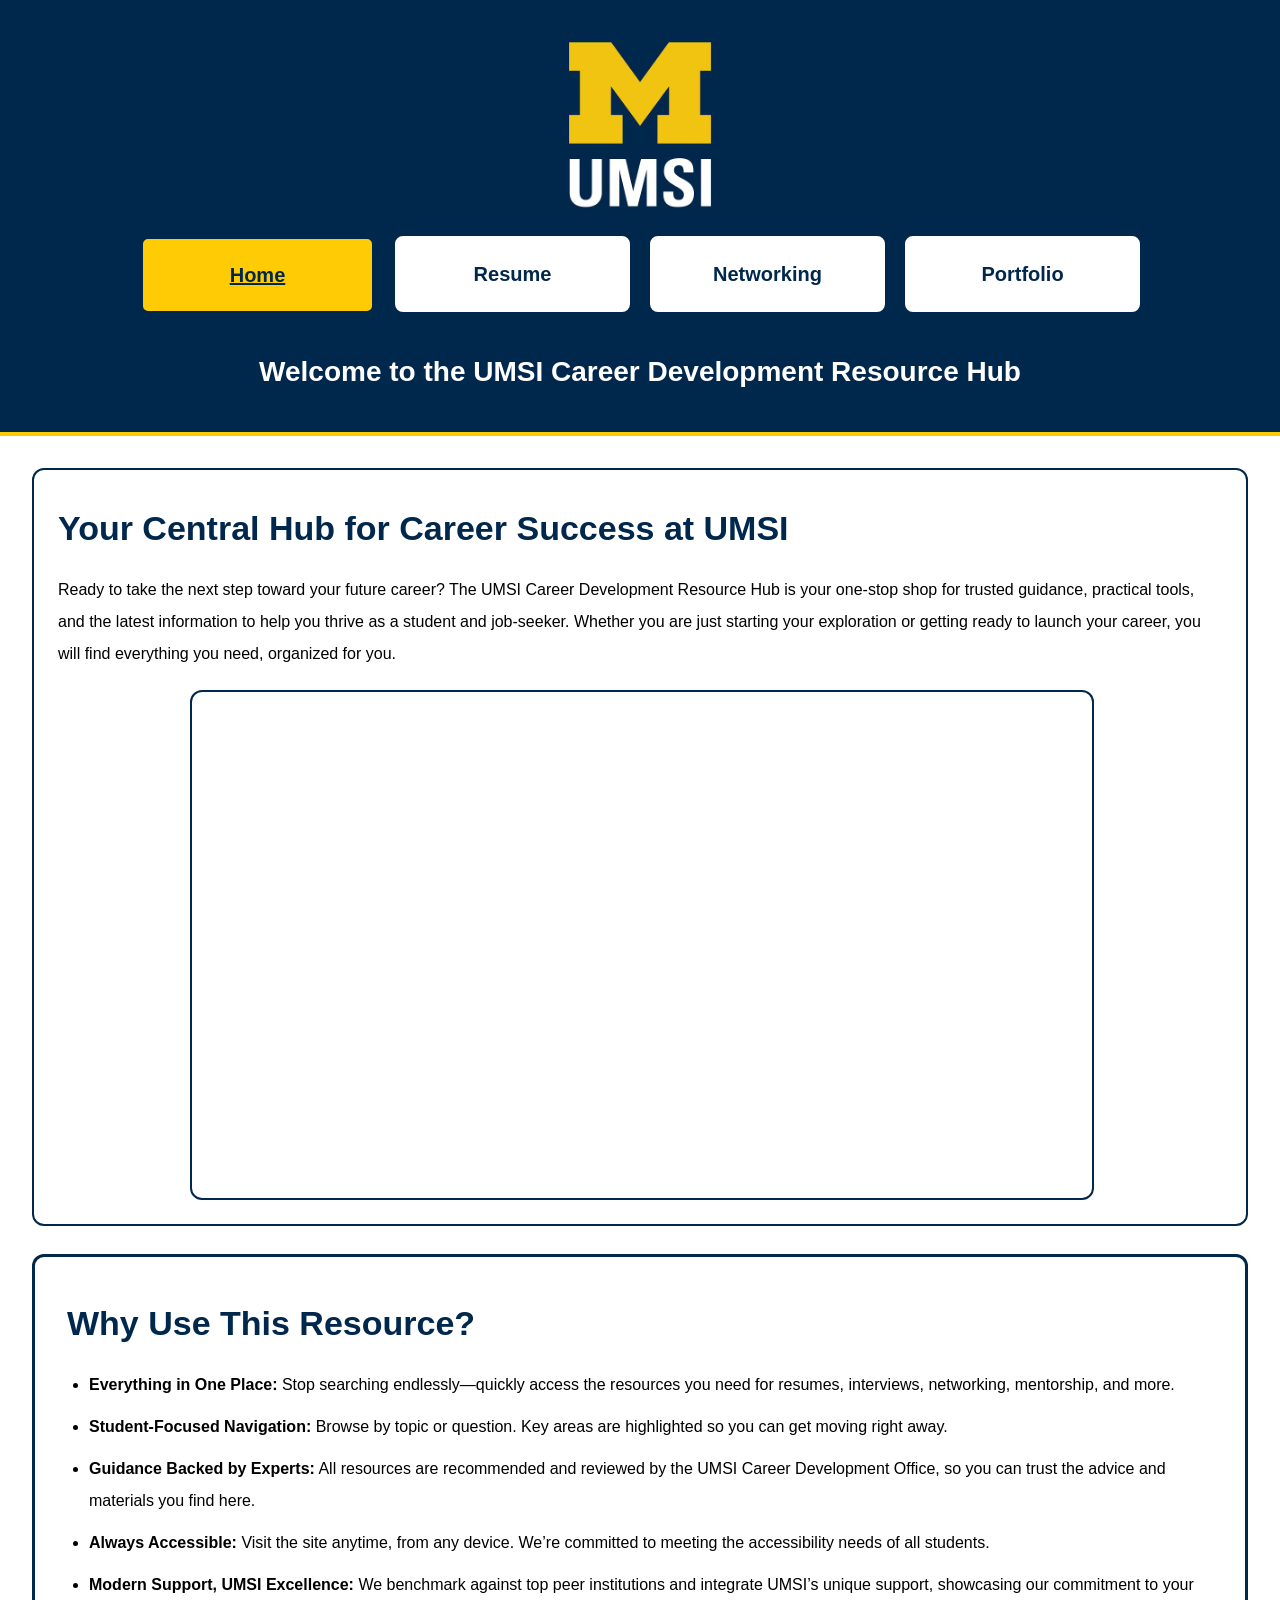
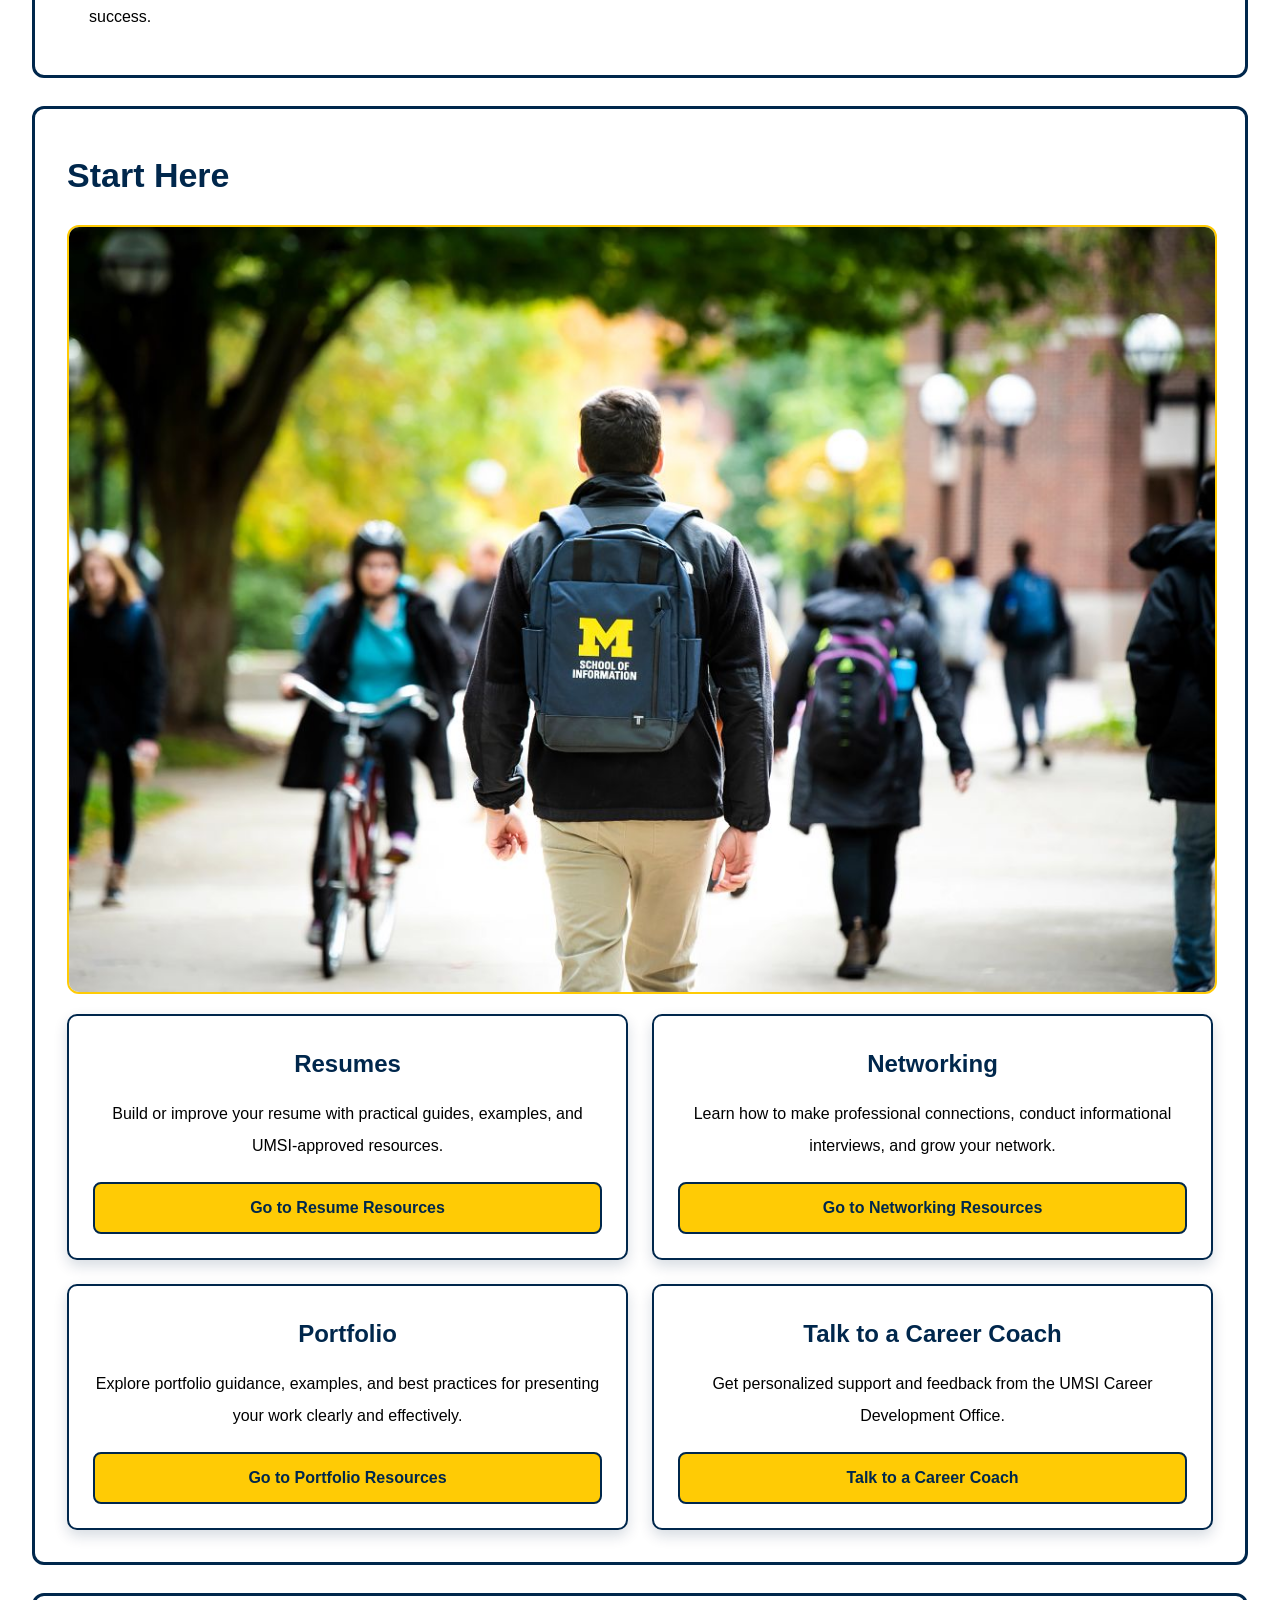
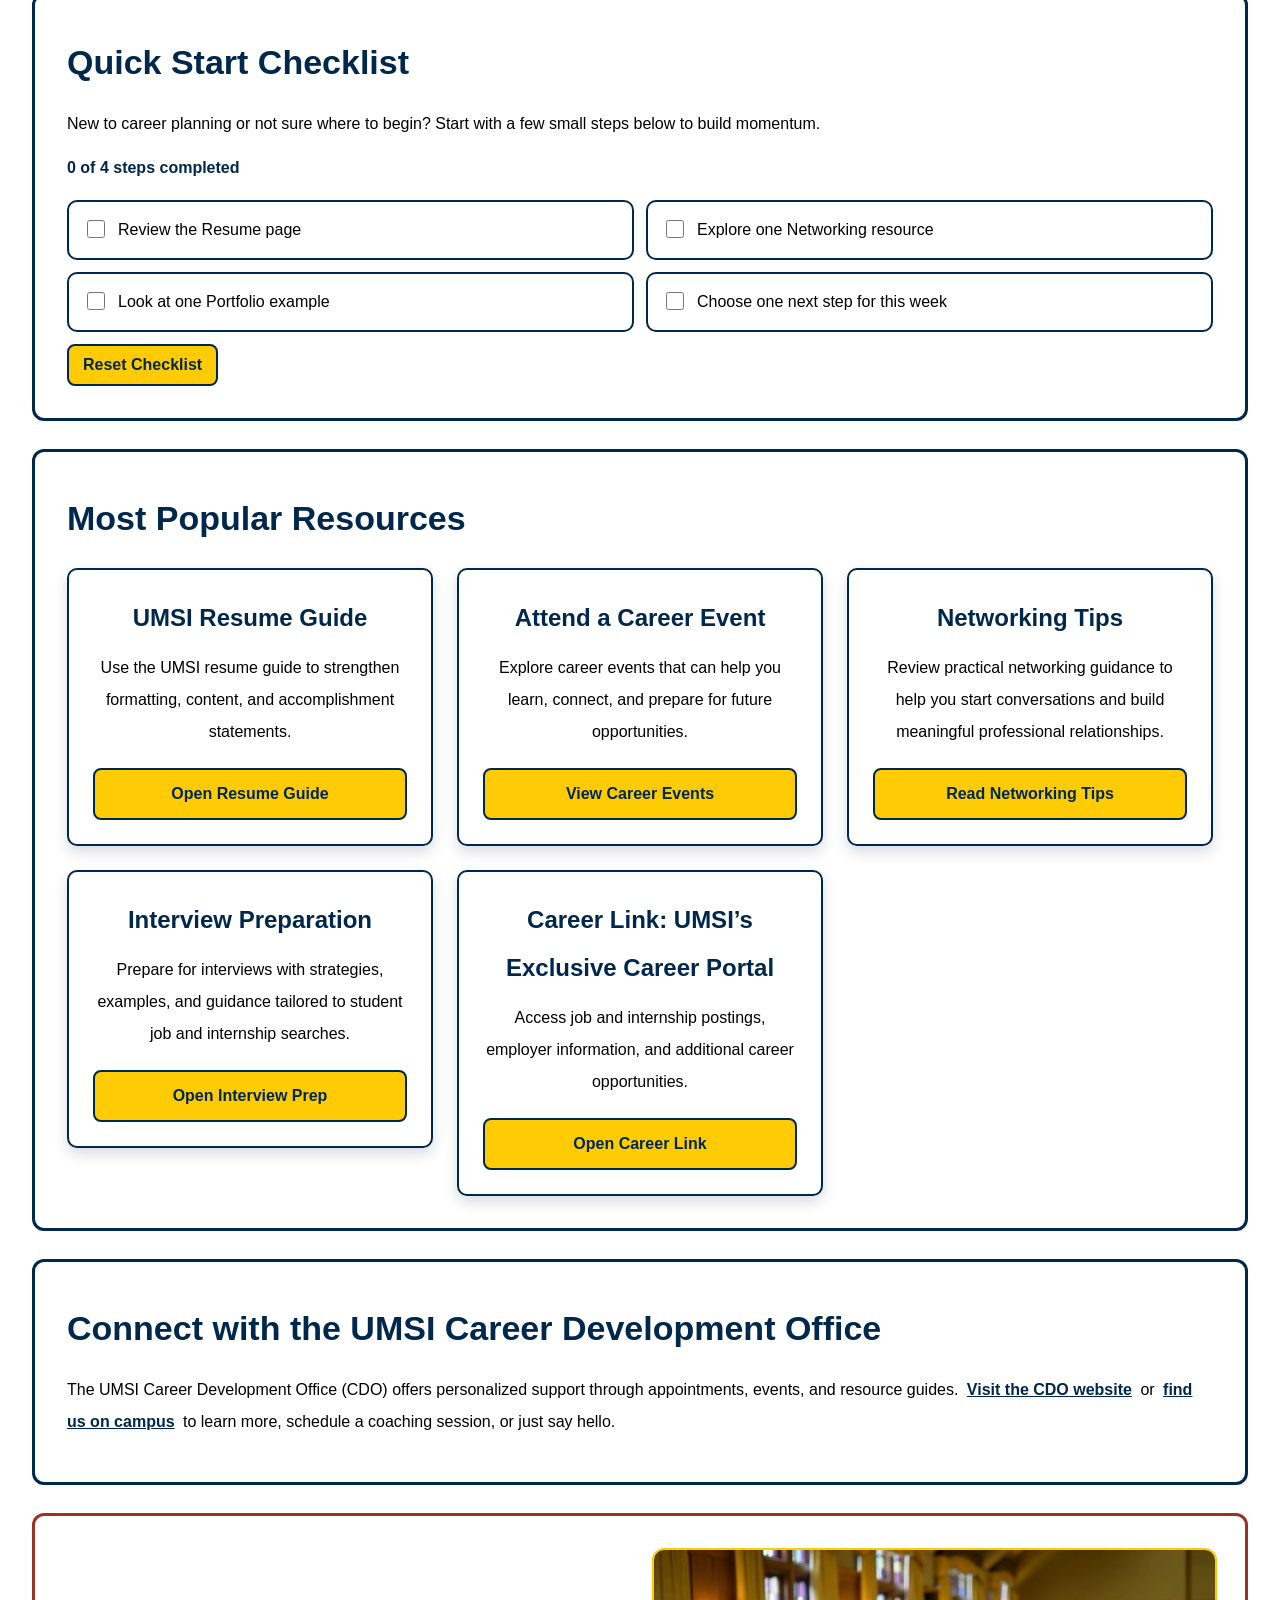
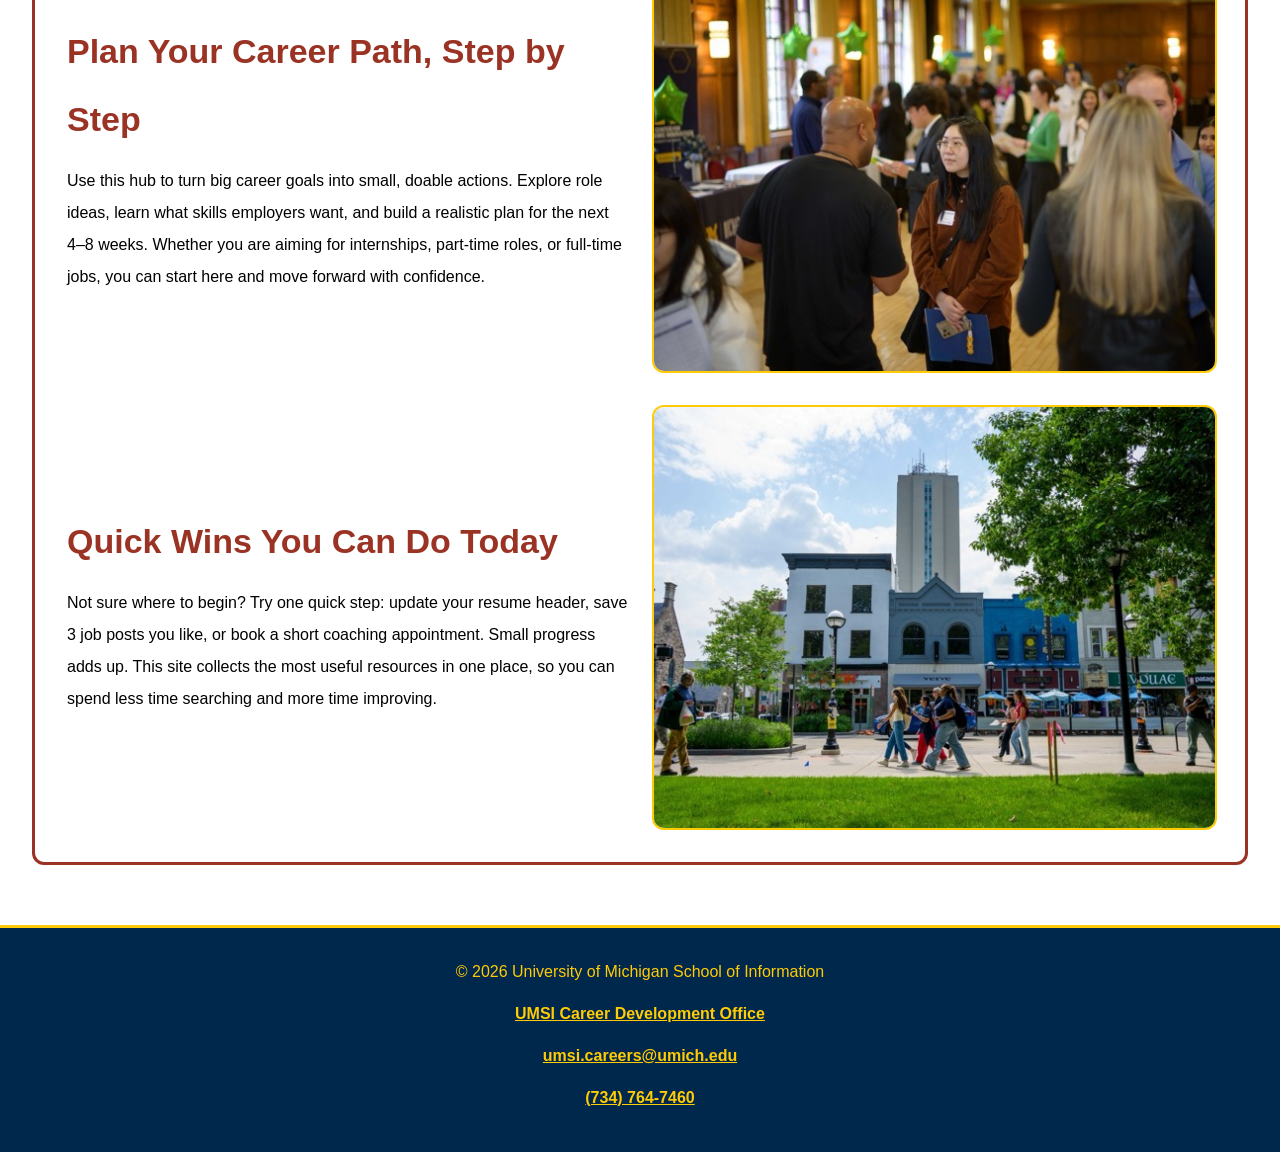
<file: index.html>
<!DOCTYPE html>
<html lang="en">
<head>
    <meta charset="UTF-8">
    <meta name="viewport" content="width=device-width, initial-scale=1.0">
    <title>UMSI Career Development Resource Hub | Home</title>
    <link rel="stylesheet" href="css/html5reset.css">
    <link rel="stylesheet" href="css/style.css">
</head>
<body>
  <a class="skip-link" href="#main-content">Skip to Main Content</a>

  <header>

        <img src="images/UMSI_signature_vertical_informal_solidblue.jpg" alt="University of Michigan School of Information Logo">
        <nav aria-label="Primary navigation">
            <ul>
                <li><a href="index.html" aria-current="page">Home</a></li>
                <li><a href = "resume.html">Resume</a></li>
                <li><a href = "networking.html">Networking</a></li>
                <li><a href = "portfolio.html">Portfolio</a></li>
            </ul>
        </nav>
    <h1>Welcome to the UMSI Career Development Resource Hub</h1>

  </header>


    <main id="main-content">
      <section class="hero-section">
        <h2>Your Central Hub for Career Success at UMSI</h2>
        <p>
          Ready to take the next step toward your future career? The UMSI Career Development Resource Hub is your one-stop shop for trusted guidance, practical tools, and the latest information to help you thrive as a student and job-seeker. Whether you are just starting your exploration or getting ready to launch your career, you will find everything you need, organized for you.
        </p>
            <div class="video-wrapper">
                <iframe
                    src="https://www.youtube.com/embed/GSjGeDYJ5Nk?si=qhxJPRTIT___x8hG"
                    title="UMSI Career Development introductory video"
                    allow="accelerometer; autoplay; clipboard-write; encrypted-media; gyroscope; picture-in-picture; web-share"
                    referrerpolicy="strict-origin-when-cross-origin"
                    allowfullscreen>
                </iframe>
            </div>
      </section>

      <section class="why-use-section">
        <h2>Why Use This Resource?</h2>


        <ul>
          <li><strong>Everything in One Place:</strong> Stop searching endlessly—quickly access the resources you need for resumes, interviews, networking, mentorship, and more.</li>
          <li><strong>Student-Focused Navigation:</strong> Browse by topic or question. Key areas are highlighted so you can get moving right away.</li>
          <li><strong>Guidance Backed by Experts:</strong> All resources are recommended and reviewed by the UMSI Career Development Office, so you can trust the advice and materials you find here.</li>
          <li><strong>Always Accessible:</strong> Visit the site anytime, from any device. We’re committed to meeting the accessibility needs of all students.</li>
          <li><strong>Modern Support, UMSI Excellence:</strong> We benchmark against top peer institutions and integrate UMSI’s unique support, showcasing our commitment to your success.</li>
        </ul>
      </section>

      <section class="start-here-section">
        <h2>Start Here</h2>
          <div class="feature-image">
              <img src="images/UMSI_CampusFall_UMSIBackpack_02.jpg" alt="A student wearing a UMSI backpack walks across campus in the fall.">
          </div>

          <div class="card-grid">
              <div class="content-card">
                  <h3>Resumes</h3>
                  <p>Build or improve your resume with practical guides, examples, and UMSI-approved resources.</p>
                  <a href="resume.html">Go to Resume Resources</a>
              </div>

              <div class="content-card">
                  <h3>Networking</h3>
                  <p>Learn how to make professional connections, conduct informational interviews, and grow your network.</p>
                  <a href="networking.html">Go to Networking Resources</a>
              </div>

              <div class="content-card">
                  <h3>Portfolio</h3>
                  <p>Explore portfolio guidance, examples, and best practices for presenting your work clearly and effectively.</p>
                  <a href="portfolio.html">Go to Portfolio Resources</a>
              </div>

              <div class="content-card">
                  <h3>Talk to a Career Coach</h3>
                  <p>Get personalized support and feedback from the UMSI Career Development Office.</p>
                  <a href="https://umich.instructure.com/courses/137916/pages/talk-to-a-career-coach" target="_blank" rel="noopener noreferrer">Talk to a Career Coach</a>
              </div>
          </div>
      </section>

        <section class="checklist-section">
            <h2>Quick Start Checklist</h2>
            <p>
                New to career planning or not sure where to begin? Start with a few small steps below to build momentum.
            </p>

            <p class="checklist-progress" aria-live="polite">0 of 4 steps completed</p>

            <form class="career-checklist">
                <label>
                    <input type="checkbox" class="checklist-item">
                    Review the Resume page
                </label>

                <label>
                    <input type="checkbox" class="checklist-item">
                    Explore one Networking resource
                </label>

                <label>
                    <input type="checkbox" class="checklist-item">
                    Look at one Portfolio example
                </label>

                <label>
                    <input type="checkbox" class="checklist-item">
                    Choose one next step for this week
                </label>

                <button type="button" class="reset-checklist">Reset Checklist</button>
            </form>
        </section>

      <section class="popular-resources-section">

          <h2>Most Popular Resources</h2>
            <div class="card-grid">
                <div class="content-card">
                    <h3>UMSI Resume Guide</h3>
                    <p>Use the UMSI resume guide to strengthen formatting, content, and accomplishment statements.</p>
                    <a href="https://docs.google.com/document/d/1_1GfDJyVGIgE82MZjVhuWT_aB_2Hcj1NN62FUCXoR_o/edit?tab=t.0" target="_blank" rel="noopener noreferrer">Open Resume Guide</a>
                </div>

                <div class="content-card">
                    <h3>Attend a Career Event</h3>
                    <p>Explore career events that can help you learn, connect, and prepare for future opportunities.</p>
                    <a href="https://umich.instructure.com/courses/137916/pages/attend-an-event" target="_blank" rel="noopener noreferrer">View Career Events</a>
                </div>

                <div class="content-card">
                    <h3>Networking Tips</h3>
                    <p>Review practical networking guidance to help you start conversations and build meaningful professional relationships.</p>
                    <a href="https://docs.google.com/document/d/18HMt79BU8ovGf9z7_P7No5tuwUS6qHNW5u0sgrepLtE/edit?tab=t.0" target="_blank" rel="noopener noreferrer">Read Networking Tips</a>
                </div>

                <div class="content-card">
                    <h3>Interview Preparation</h3>
                    <p>Prepare for interviews with strategies, examples, and guidance tailored to student job and internship searches.</p>
                    <a href="https://docs.google.com/presentation/d/15n-XqsFEntdbkZz89K-ohf7Or1NnCt5CQNDG-6fh2a0/edit?usp=sharing" target="_blank" rel="noopener noreferrer">Open Interview Prep</a>
                </div>

                <div class="content-card">
                    <h3>Career Link: UMSI’s Exclusive Career Portal</h3>
                    <p>Access job and internship postings, employer information, and additional career opportunities.</p>
                    <a href="https://si-umich.12twenty.com/Login" target="_blank" rel="noopener noreferrer">Open Career Link</a>
                </div>
            </div>
      </section>


      <section class="connect-section">
          <h2>Connect with the UMSI Career Development Office</h2>
          <p>
              The UMSI Career Development Office (CDO) offers personalized support through appointments, events, and resource guides.
              <a href="https://umich.instructure.com/courses/137916" target="_blank" rel="noopener noreferrer">Visit the CDO website</a>
              or
              <a href="https://www.si.umich.edu/about-umsi/getting-umsi" target="_blank" rel="noopener noreferrer">find us on campus</a>
              to learn more, schedule a coaching session, or just say hello.
          </p>
      </section>


        <section class="planning-section">
            <div class="planning-block">
                <div class="planning-text">
                    <h2>Plan Your Career Path, Step by Step</h2>
                    <p>
                        Use this hub to turn big career goals into small, doable actions. Explore role ideas, learn what skills employers want,
                        and build a realistic plan for the next 4–8 weeks. Whether you are aiming for internships, part-time roles, or full-time
                        jobs, you can start here and move forward with confidence.
                    </p>
                </div>

                <div class="feature-image">
                    <img src="images/UMSI_CareerFair_01.jpeg" alt="A student speaks with an instructor or career professional at an event.">
                </div>
            </div>

            <div class="planning-block">
                <div class="planning-text">
                    <h2>Quick Wins You Can Do Today</h2>
                    <p>
                        Not sure where to begin? Try one quick step: update your resume header, save 3 job posts you like, or book a short
                        coaching appointment. Small progress adds up. This site collects the most useful resources in one place, so you can
                        spend less time searching and more time improving.
                    </p>
                </div>

                <div class="feature-image">
                    <img src="images/UMSI_CCSI_2025_01.jpeg" alt="Students walking outdoors together on campus.">
                </div>
            </div>
        </section>

    </main>


    <footer>
      <p>&copy; <span id="current-year"></span> University of Michigan School of Information</p>
      <p><a href="https://umich.instructure.com/courses/137916" target="_blank" rel="noopener noreferrer">UMSI Career Development Office</a></p>
      <p><a href="mailto:umsi.careers@umich.edu">umsi.careers@umich.edu</a></p>
      <p><a href="tel:17347647460">(734) 764-7460</a></p>
    </footer>

    <script>
    document.getElementById("current-year").textContent = new Date().getFullYear();

    let items = document.querySelectorAll(".checklist-item");
    let progress = document.querySelector(".checklist-progress");
    let resetButton = document.querySelector(".reset-checklist");

    function updateProgress() {
        let count = 0;

        for (let i = 0; i < items.length; i++) {
        if (items[i].checked) {
            count++;
        }
        }

        progress.textContent = count + " of 4 steps completed";
    }

    for (let i = 0; i < items.length; i++) {
        items[i].addEventListener("change", updateProgress);
    }

    resetButton.addEventListener("click", function() {
        for (let i = 0; i < items.length; i++) {
        items[i].checked = false;
        }

        updateProgress();
    });
    </script>

</body>
</html>
</file>
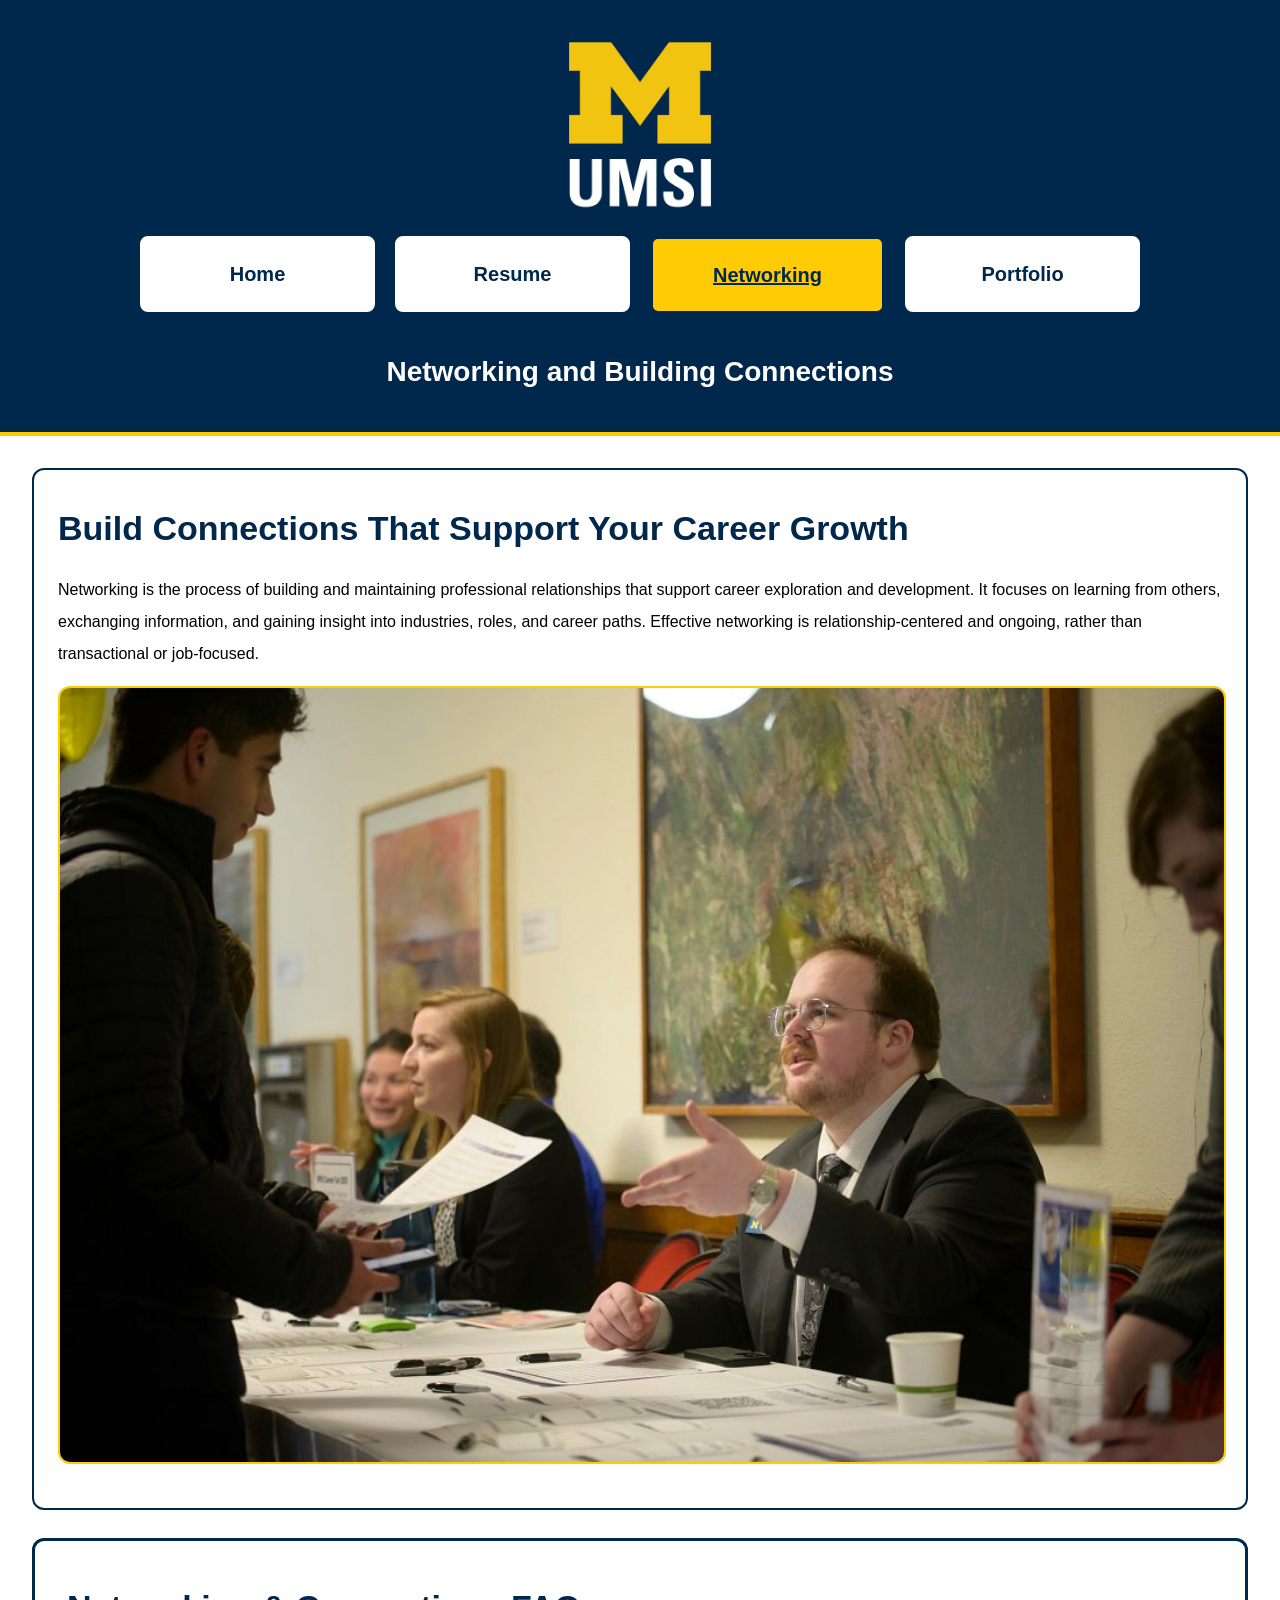
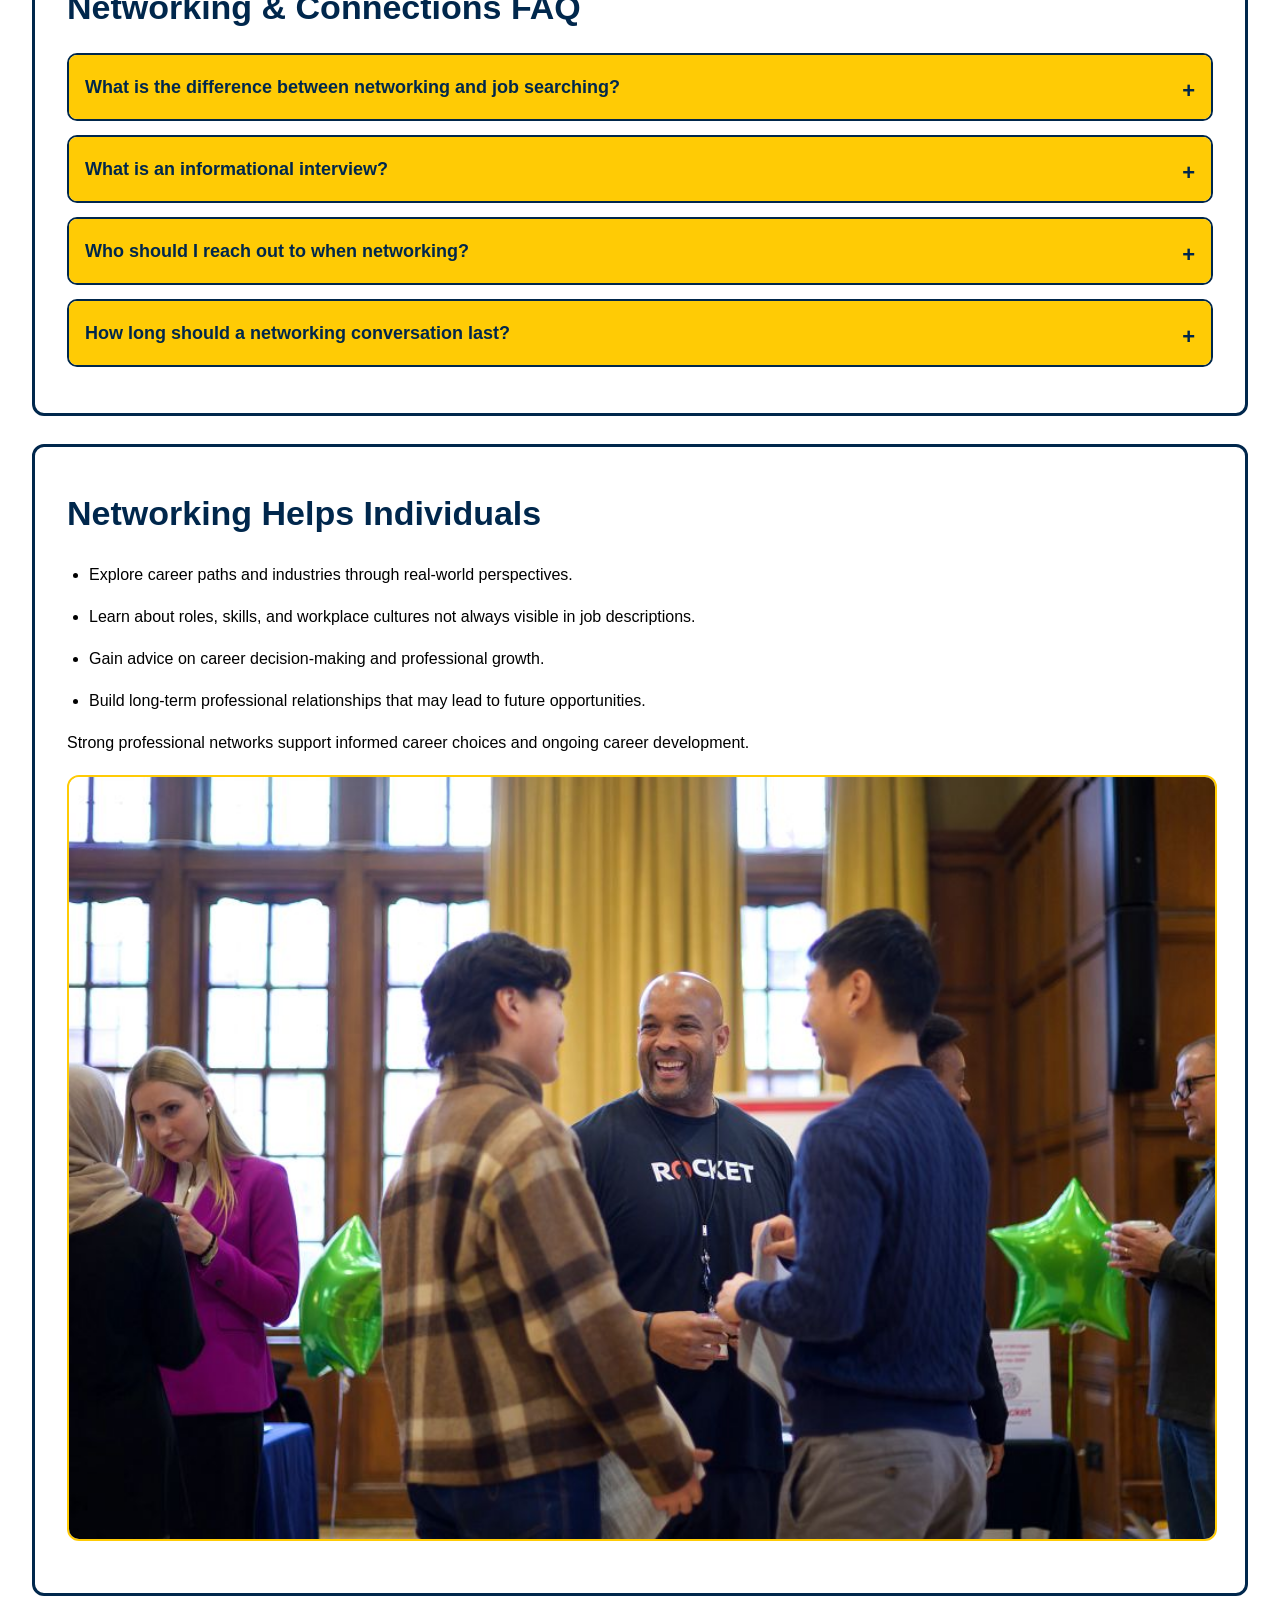
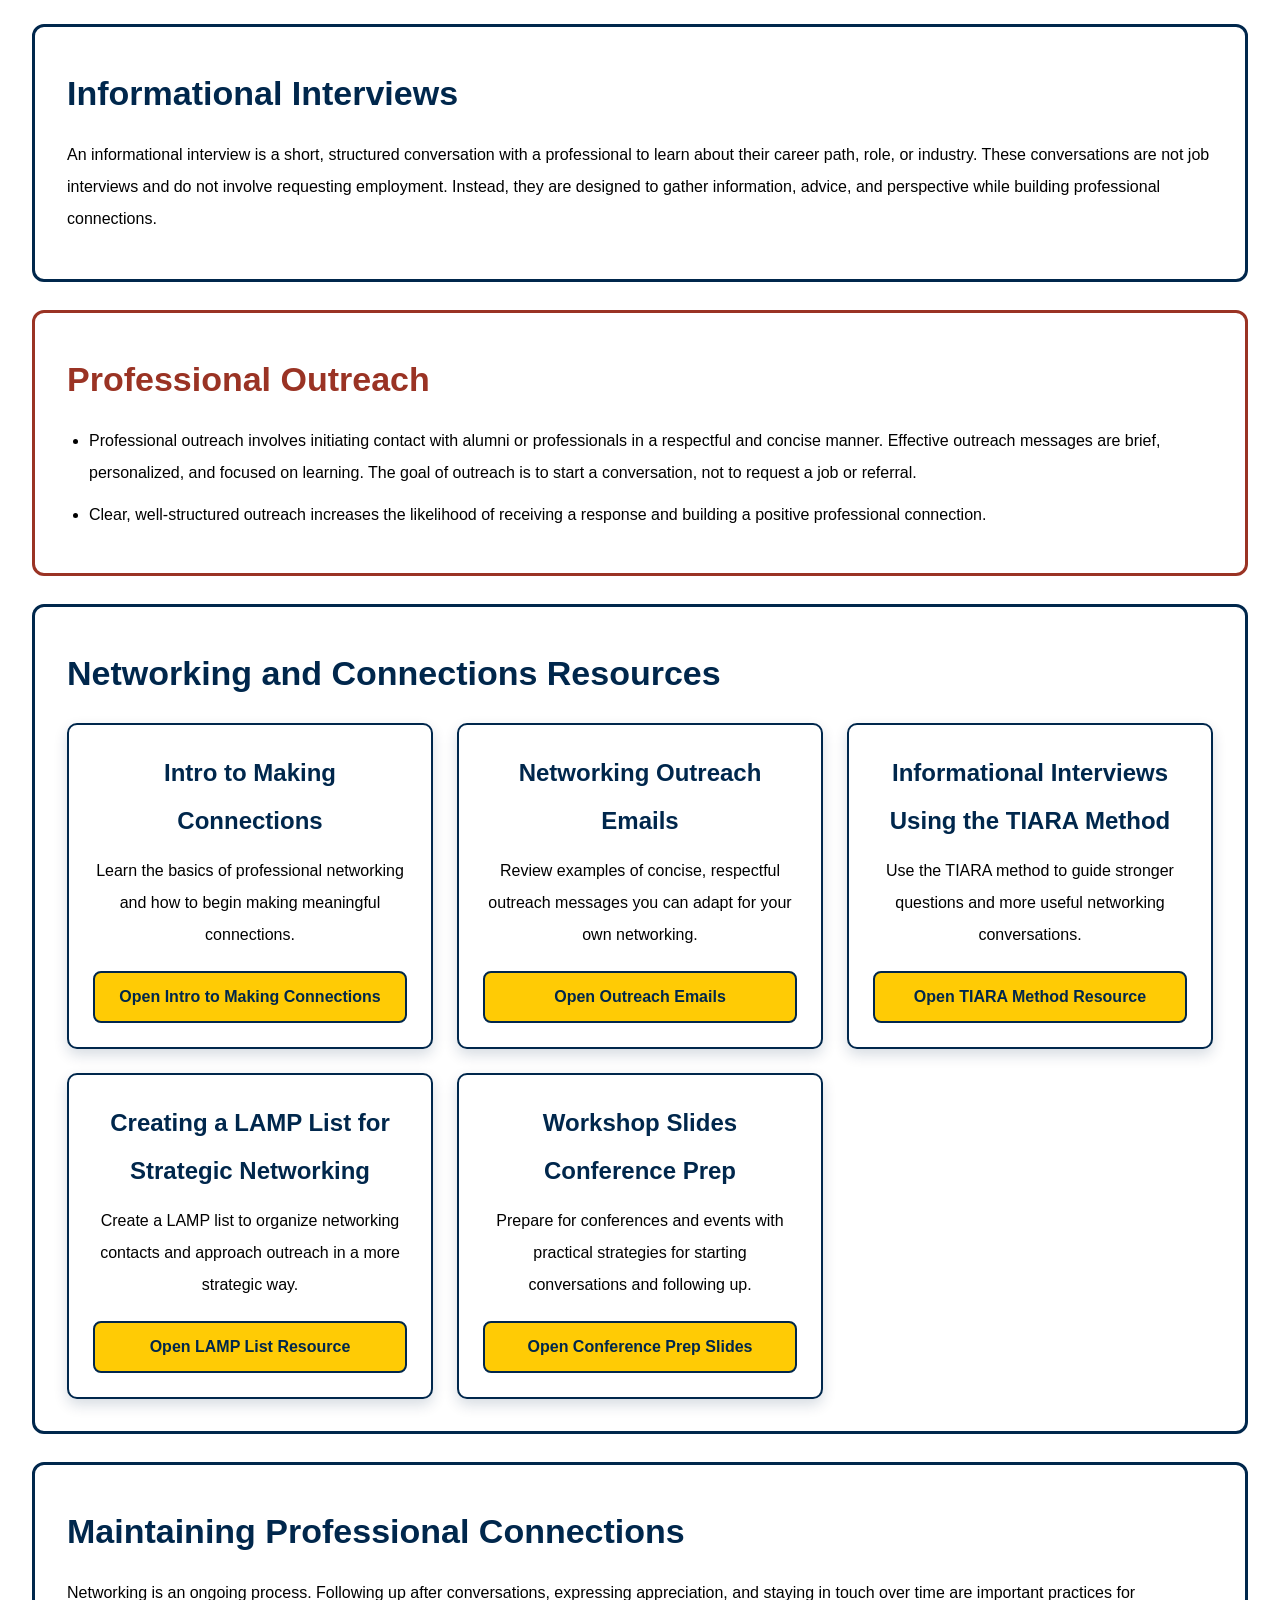
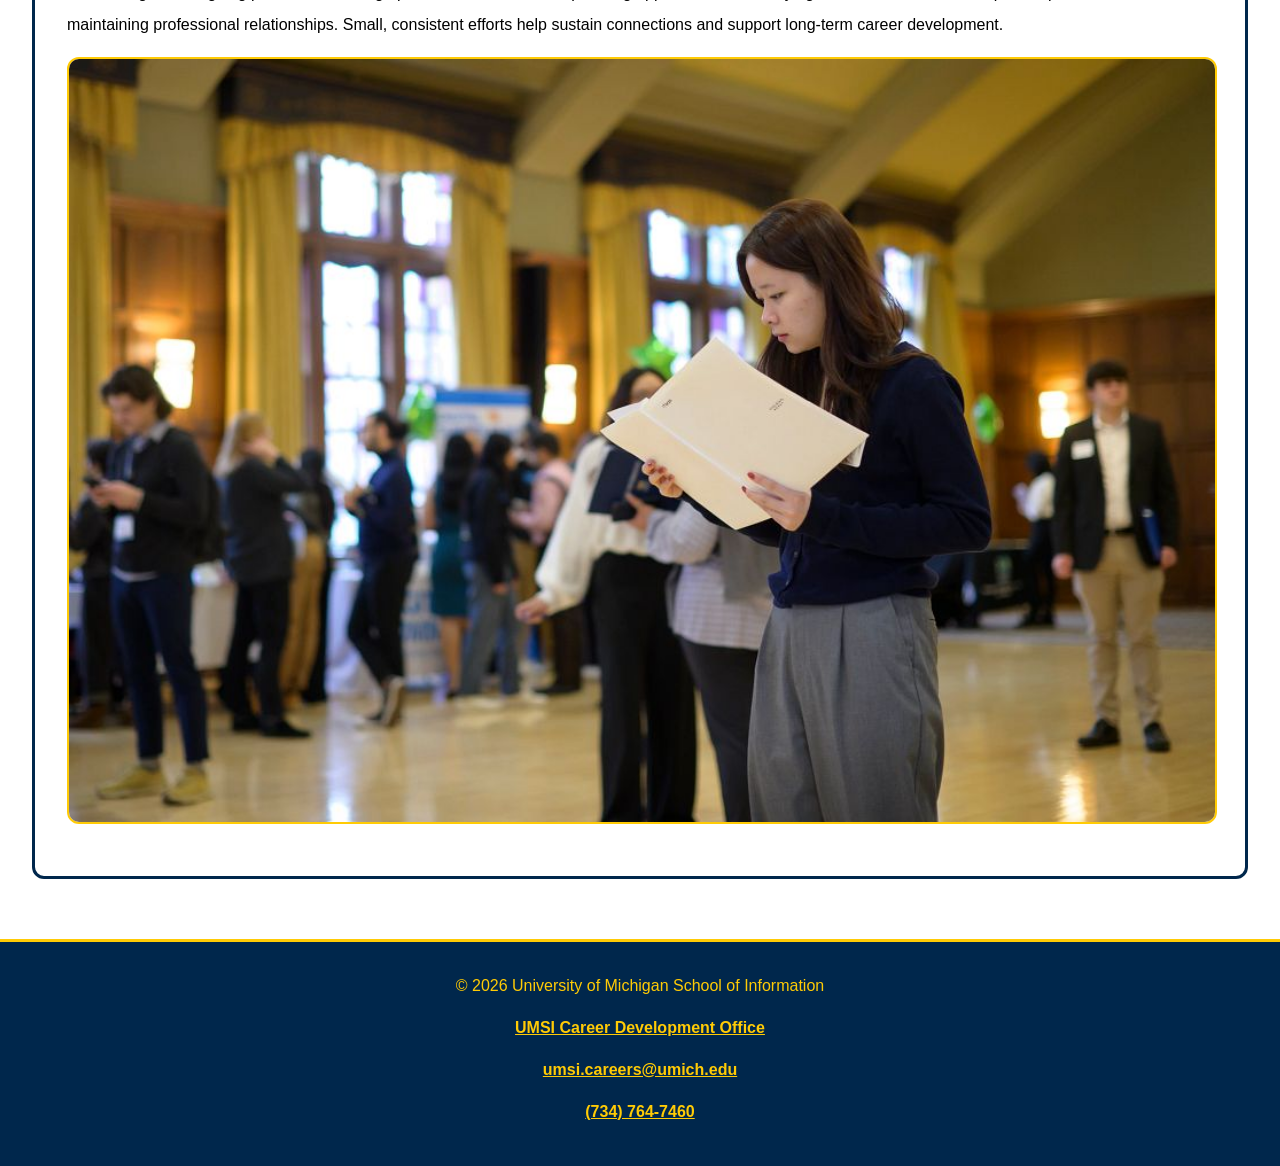
<file: networking.html>
<!DOCTYPE html>
<html lang="en">
<head>
    <meta charset="UTF-8">
    <meta name="viewport" content="width=device-width, initial-scale=1.0">
    <title>UMSI Career Development Resource Hub | Networking and Connections</title>
    <link rel="stylesheet" href="css/html5reset.css">
    <link rel="stylesheet" href="css/style.css">
</head>
<body>
      <a class="skip-link" href="#main-content">Skip to Main Content</a>

    <header>
        <img src="images/UMSI_signature_vertical_informal_solidblue.jpg" alt="University of Michigan School of Information Logo">

        <nav aria-label="Primary navigation">
            <ul>
                <li><a href = "index.html">Home</a></li>
                <li><a href = "resume.html">Resume</a></li>
                <li><a href="networking.html" aria-current="page">Networking</a></li>
                <li><a href = "portfolio.html">Portfolio</a></li>
            </ul>
        </nav>

      <h1>Networking and Building Connections</h1>
    </header>

    <main id="main-content">

        <section class="hero-section">
            <h2>Build Connections That Support Your Career Growth</h2>
            <p>
                Networking is the process of building and maintaining professional relationships that support career exploration and development. It focuses on learning from others, exchanging information, and gaining insight into industries, roles, and career paths. Effective networking is relationship-centered and ongoing, rather than transactional or job-focused.
            </p>

            <div class="feature-image">
                <img src="images/UMSI_CareerFair_02062025_12.jpg" alt="A student talking with a staff member at a career event.">
            </div>
        </section>

        <section class="faq-section">
        <h2>Networking & Connections FAQ</h2>

        <details class="faq-item">
            <summary>What is the difference between networking and job searching?</summary>
            <p>Networking focuses on building relationships and learning from professionals, while job searching focuses on applying for open positions. Networking is not about asking for a job; it is about gaining information, insight, and advice that can support long-term career development.</p>
        </details>

        <details class="faq-item">
            <summary>What is an informational interview?</summary>
            <p>An informational interview is a short conversation with a professional to learn about their career path, role, or industry. It is not a job interview and should not include requests for employment. These conversations are designed to help individuals explore careers and build professional connections.</p>
        </details>

        <details class="faq-item">
            <summary>Who should I reach out to when networking?</summary>
            <p>Networking outreach can be directed toward alumni, professionals in roles or industries of interest, or individuals recommended through personal or academic connections. Alumni are often a strong starting point due to shared educational experiences.</p>
        </details>

        <details class="faq-item">
            <summary>How long should a networking conversation last?</summary>
            <p>Most informational interviews last between 20 and 30 minutes. Keeping conversations brief and focused demonstrates respect for the professional’s time while still allowing for meaningful discussion.</p>
        </details>
        </section>

        <section>
            <h2>Networking Helps Individuals</h2>
            <ul>
                <li>Explore career paths and industries through real-world perspectives.</li>
                <li>Learn about roles, skills, and workplace cultures not always visible in job descriptions.</li>
                <li>Gain advice on career decision-making and professional growth.</li>
                <li>Build long-term professional relationships that may lead to future opportunities.</li>
            </ul>
            <p>
                Strong professional networks support informed career choices and ongoing career development.
            </p>

            <div class="feature-image">
                <img src="images/UMSI_CareerFair_02062025_18.jpg" alt="Two students talking with a staff member at a career event.">
            </div>
        </section>

        <section>
            <h2>Informational Interviews</h2>
            <p>
                An informational interview is a short, structured conversation with a professional to learn about their career path, role, or industry. These conversations are not job interviews and do not involve requesting employment. Instead, they are designed to gather information, advice, and perspective while building professional connections.
            </p>
        </section>

         <section class="planning-section">
            <h2>Professional Outreach</h2>
            <ul>
                <li>Professional outreach involves initiating contact with alumni or professionals in a respectful and concise manner. Effective outreach messages are brief, personalized, and focused on learning. The goal of outreach is to start a conversation, not to request a job or referral.</li>
                <li>Clear, well-structured outreach increases the likelihood of receiving a response and building a positive professional connection.</li>
            </ul>
        </section>

        <section>
            <h2>Networking and Connections Resources</h2>

            <div class="card-grid">
                <div class="content-card">
                    <h3>Intro to Making Connections</h3>
                    <p>Learn the basics of professional networking and how to begin making meaningful connections.</p>
                    <a href="https://docs.google.com/presentation/d/1R6azi49e7vd3ubRtdm33qG6Aq3bLBDBue7blM6pv49I/edit?slide=id.g26478bd383d_0_6#slide=id.g26478bd383d_0_6" target="_blank" rel="noopener noreferrer">Open Intro to Making Connections</a>
                </div>

                <div class="content-card">
                    <h3>Networking Outreach Emails</h3>
                    <p>Review examples of concise, respectful outreach messages you can adapt for your own networking.</p>
                    <a href="https://docs.google.com/document/d/1cwq2KtdKQbO-tICHKUyKRA3QY4_3VJ8NLC2kwPBY4dI/edit?tab=t.0" target="_blank" rel="noopener noreferrer">Open Outreach Emails</a>
                </div>

                <div class="content-card">
                    <h3>Informational Interviews Using the TIARA Method</h3>
                    <p>Use the TIARA method to guide stronger questions and more useful networking conversations.</p>
                    <a href="https://docs.google.com/presentation/d/1QR0UA8V4d_hjHuayVbzF5_bx8d_8m3Ohvx9e5SiBodg/edit?slide=id.g187a33b4e7_2_86#slide=id.g187a33b4e7_2_86" target="_blank" rel="noopener noreferrer">Open TIARA Method Resource</a>
                </div>

                <div class="content-card">
                    <h3>Creating a LAMP List for Strategic Networking</h3>
                    <p>Create a LAMP list to organize networking contacts and approach outreach in a more strategic way.</p>
                    <a href="https://docs.google.com/document/d/18HMt79BU8ovGf9z7_P7No5tuwUS6qHNW5u0sgrepLtE/edit?tab=t.0" target="_blank" rel="noopener noreferrer">Open LAMP List Resource</a>
                </div>

                <div class="content-card">
                    <h3>Workshop Slides Conference Prep</h3>
                    <p>Prepare for conferences and events with practical strategies for starting conversations and following up.</p>
                    <a href="https://docs.google.com/presentation/d/1dwwMvJIaR2lH_t25Pwnw8otHhWx3ww_46mWm3bARzo8/edit?slide=id.g2a97049686b_0_303#slide=id.g2a97049686b_0_303" target="_blank" rel="noopener noreferrer">Open Conference Prep Slides</a>
                </div>
            </div>
        </section>

        <section>
            <h2>Maintaining Professional Connections</h2>
            <p>
                Networking is an ongoing process. Following up after conversations, expressing appreciation, and staying in touch over time are important practices for maintaining professional relationships. Small, consistent efforts help sustain connections and support long-term career development.
            </p>
          <div class="feature-image">
              <img src="images/UMSI_CareerFair_02062025_06.jpg" alt="School 2025 Career Fair, a student with her resume.">
          </div>
        </section>


    </main>

    <footer>
      <p>&copy; <span id="current-year"></span> University of Michigan School of Information</p>
      <p><a href="https://umich.instructure.com/courses/137916" target="_blank" rel="noopener noreferrer">UMSI Career Development Office</a></p>
      <p><a href="mailto:umsi.careers@umich.edu">umsi.careers@umich.edu</a></p>
      <p><a href="tel:17347647460">(734) 764-7460</a></p>
    </footer>

    <script>
    document.getElementById("current-year").textContent = new Date().getFullYear();
    </script>

</body>
</html>
</file>
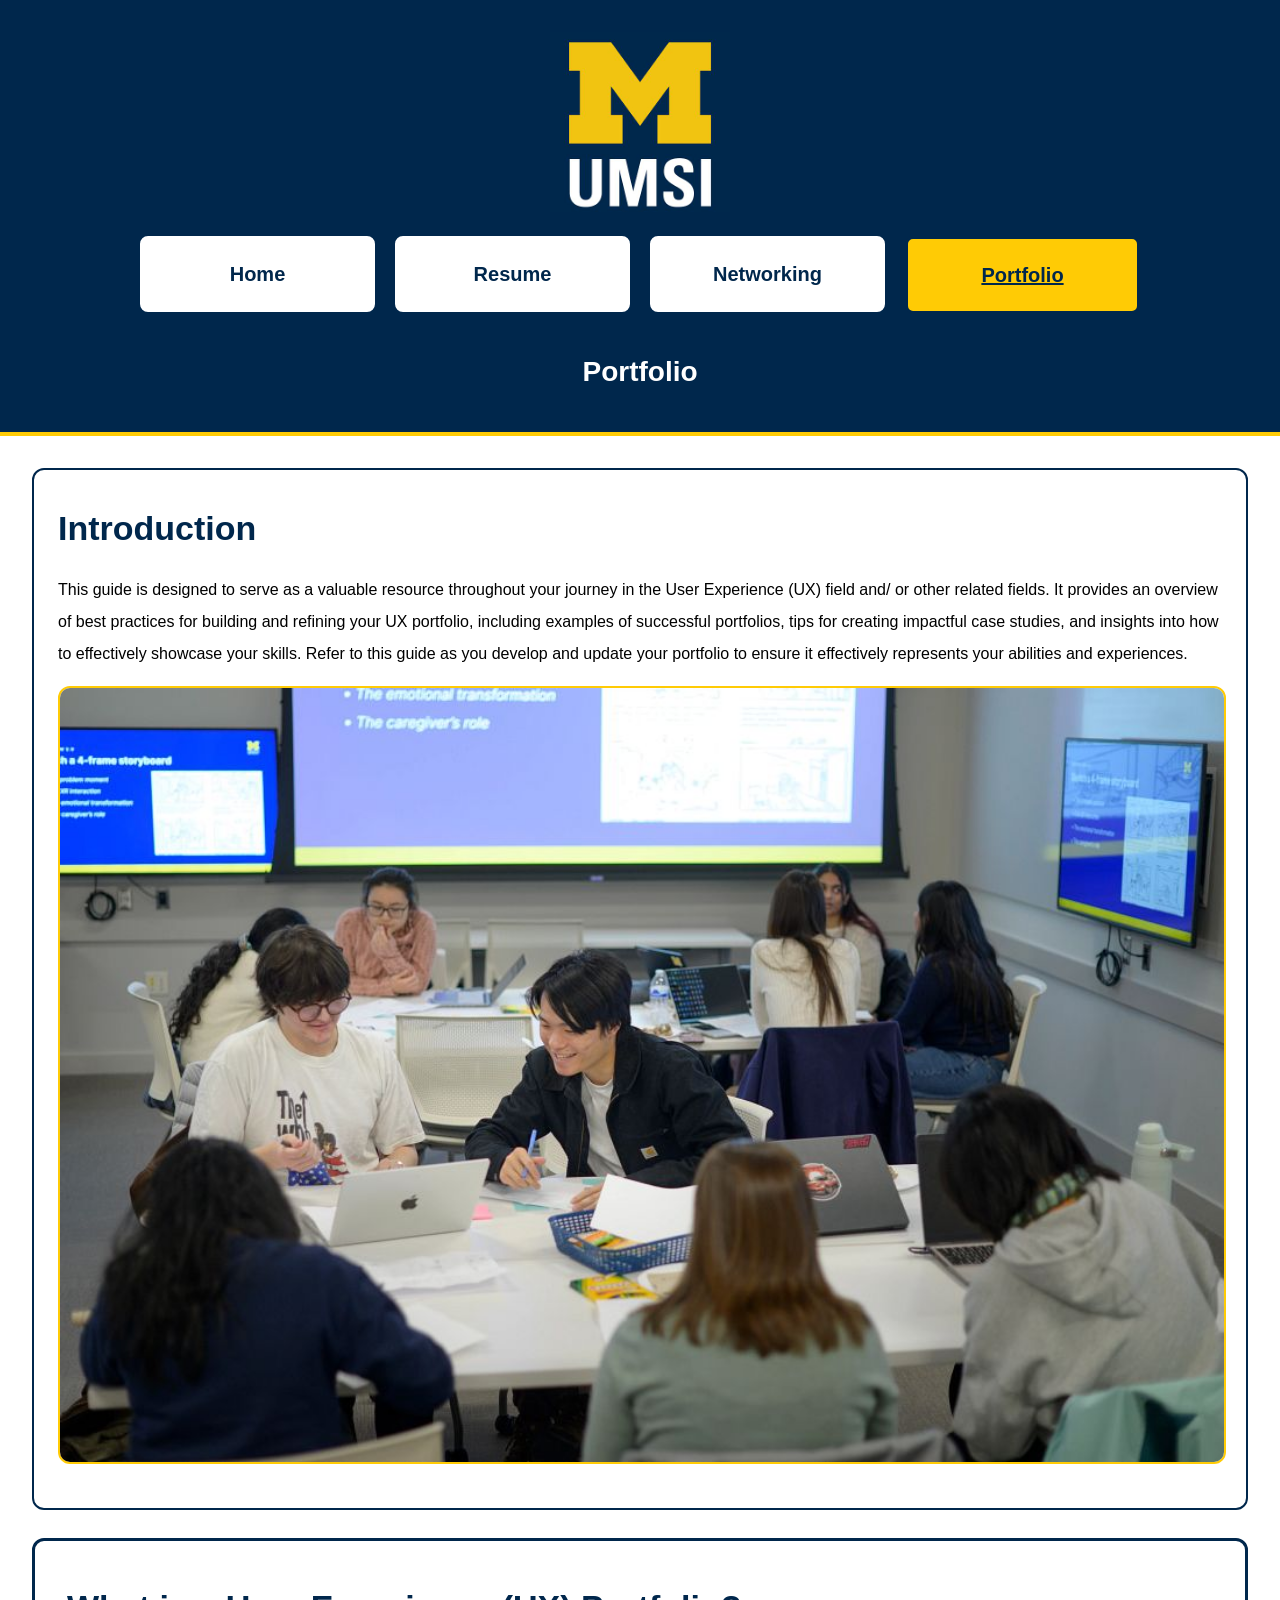
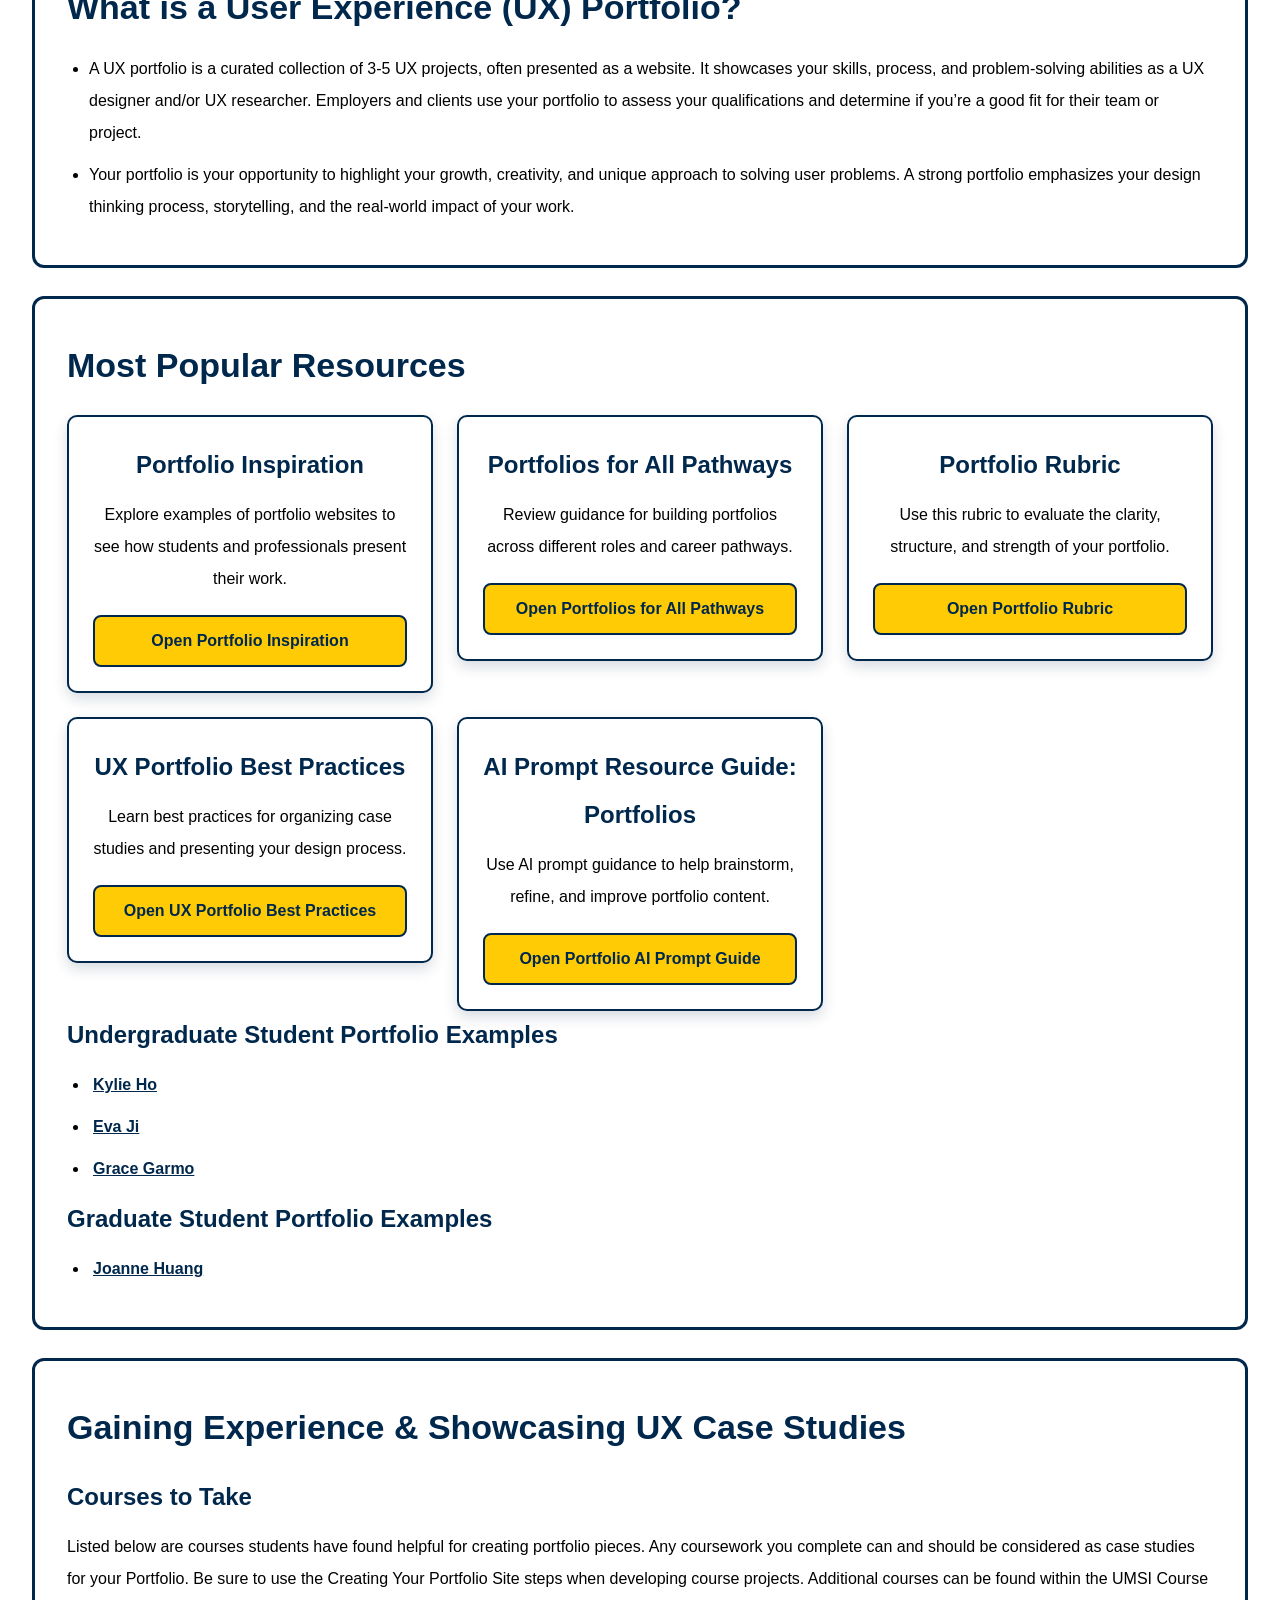
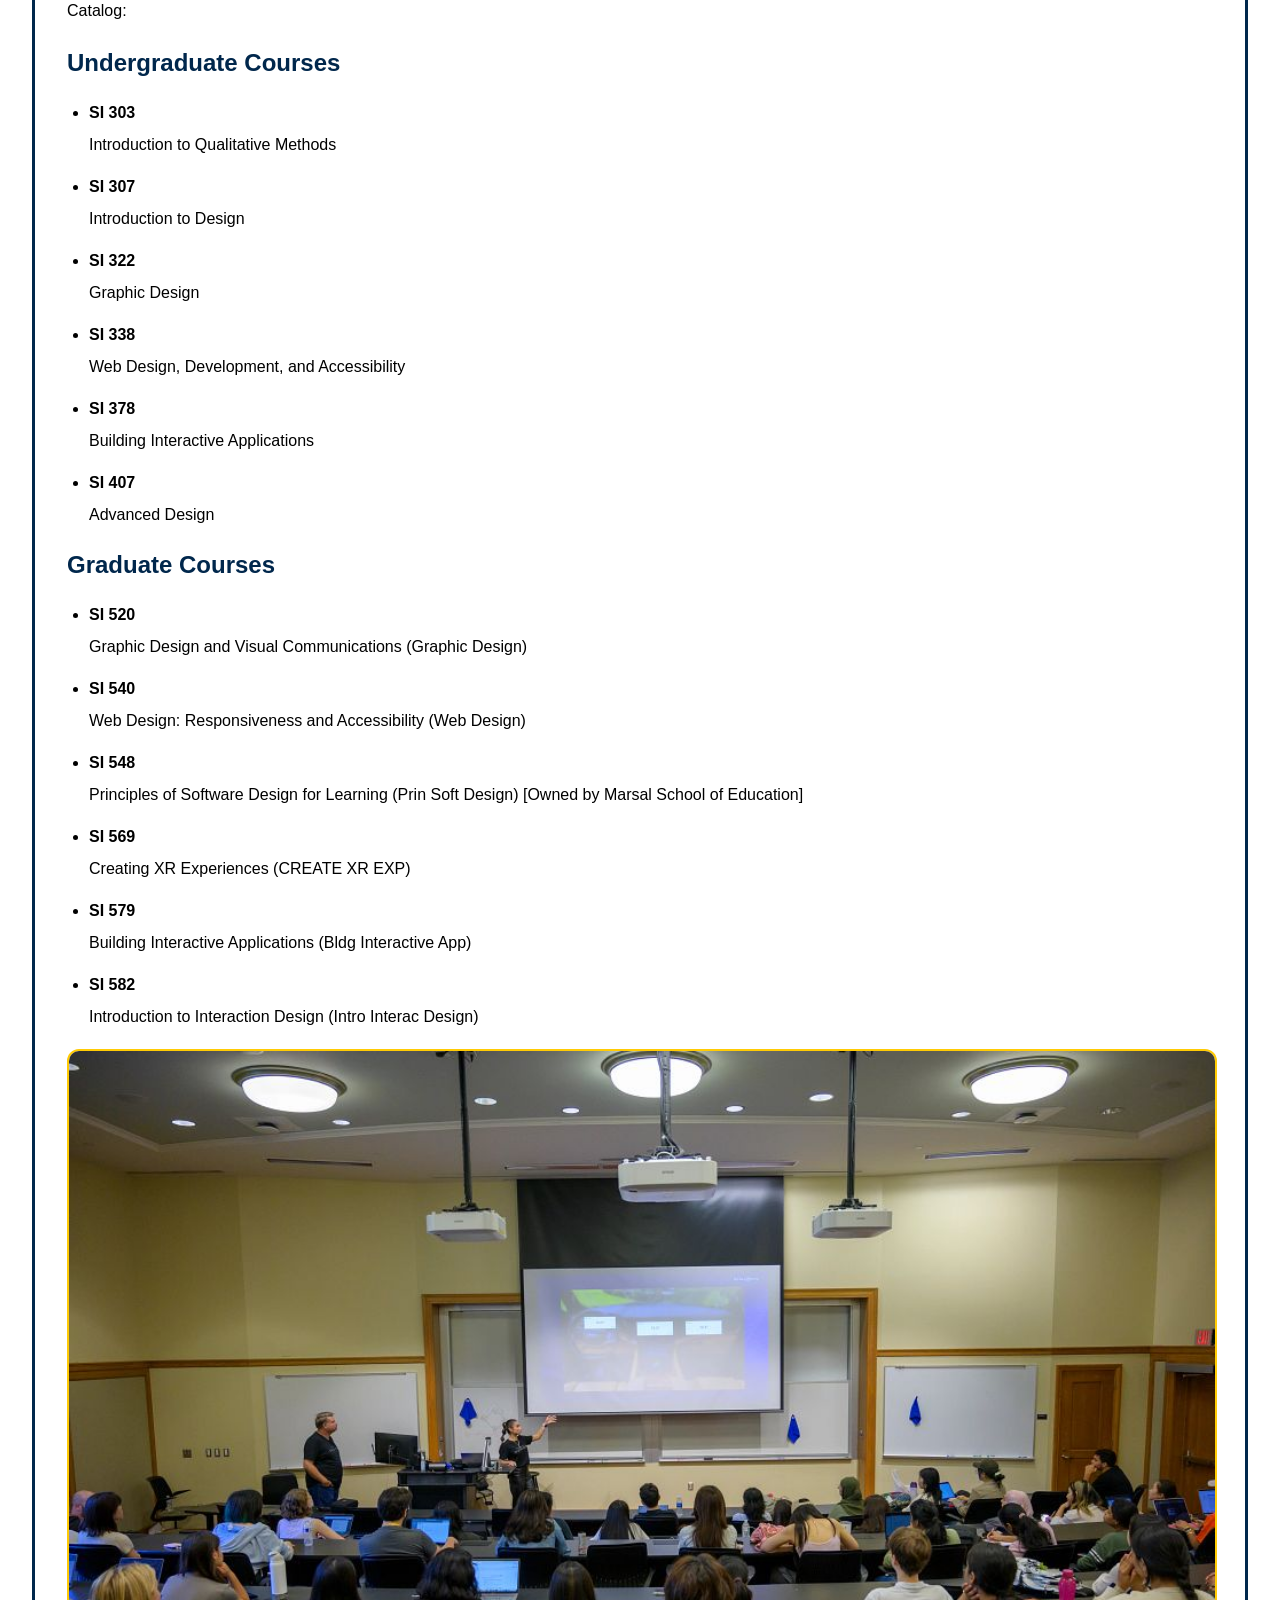
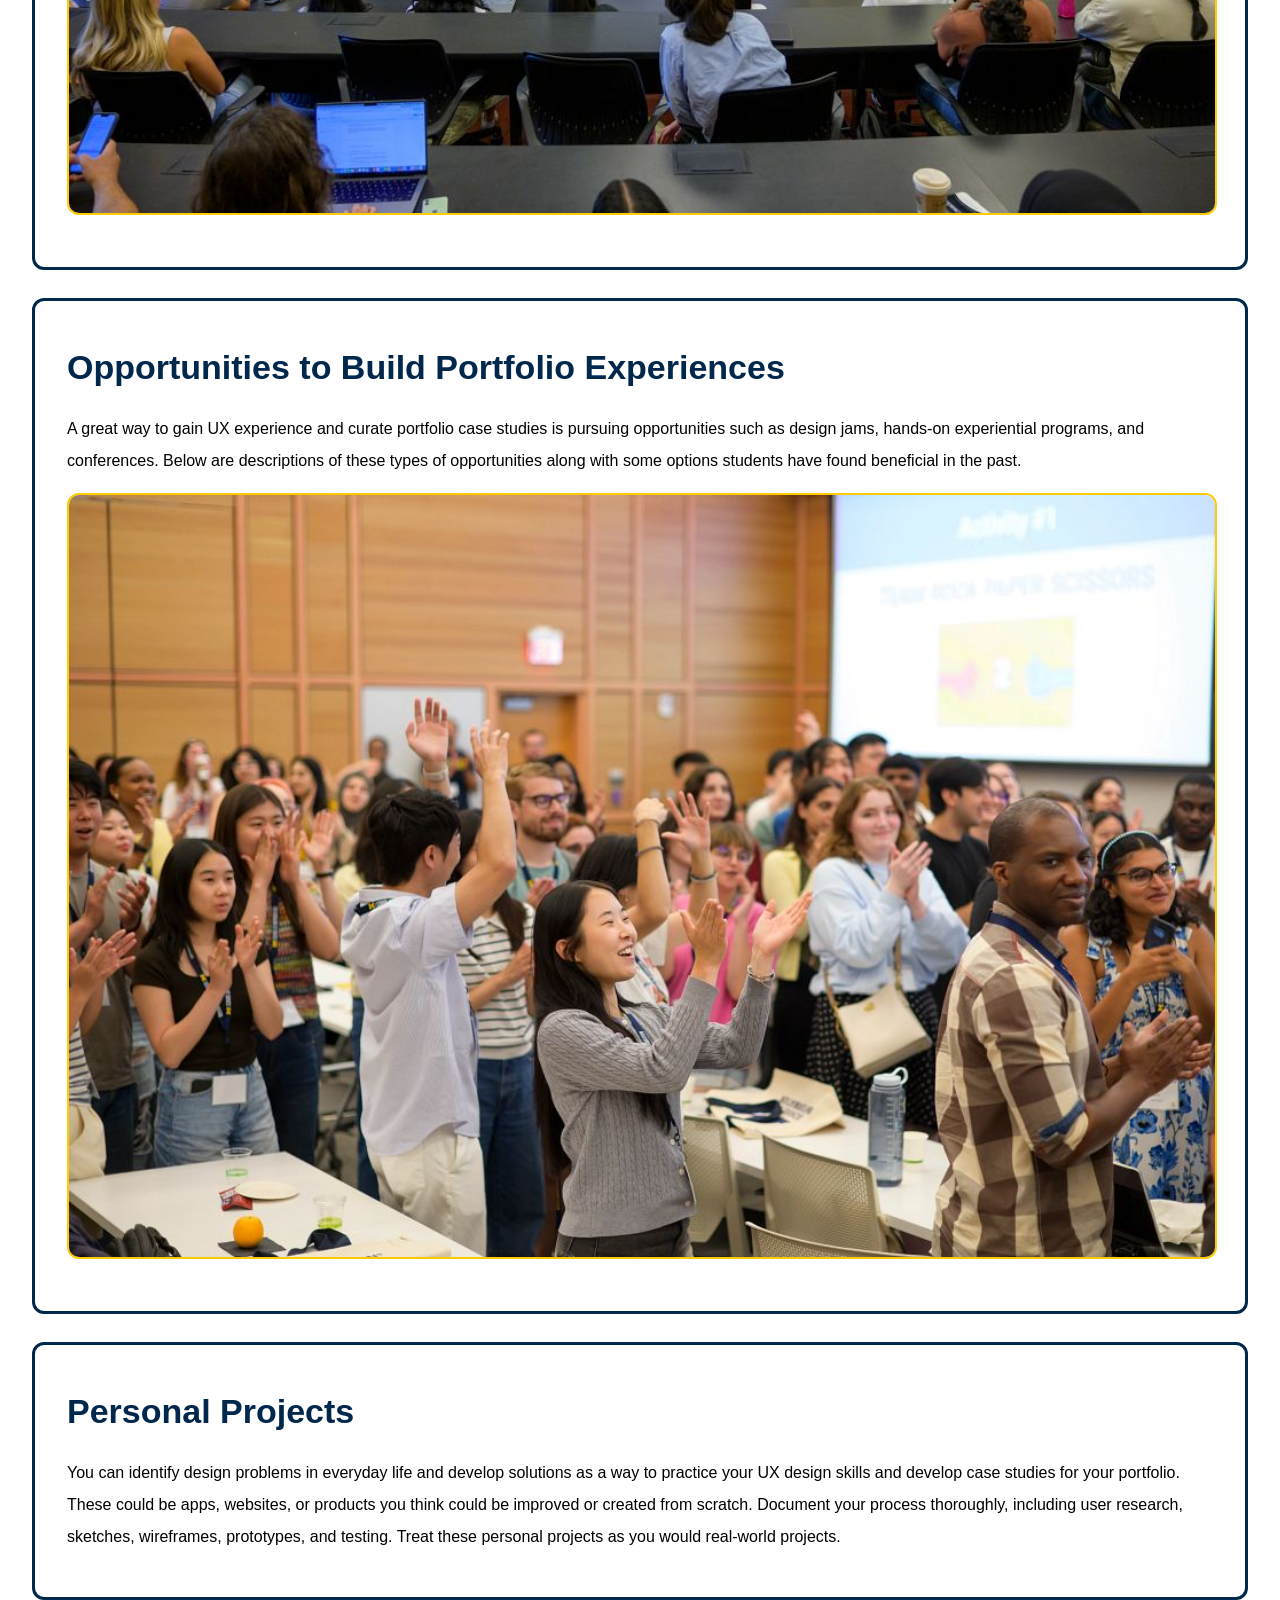
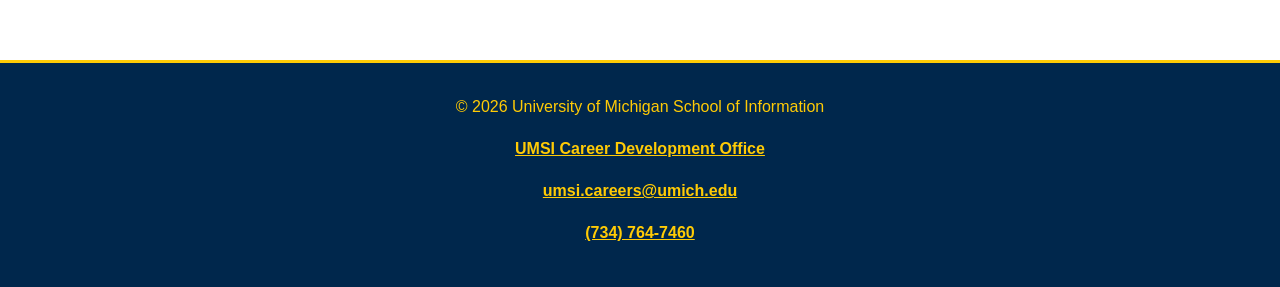
<file: portfolio.html>
<!DOCTYPE html>
<html lang="en">
<head>
    <meta charset="UTF-8">
    <meta name="viewport" content="width=device-width, initial-scale=1.0">
    <title>UMSI Career Development Resource Hub | Portfolio</title>
    <link rel="stylesheet" href="css/html5reset.css">
    <link rel="stylesheet" href="css/style.css">
</head>
<body>
  <a class="skip-link" href="#main-content">Skip to Main Content</a>

    <header>

        <img src="images/UMSI_signature_vertical_informal_solidblue.jpg" alt="University of Michigan School of Information Logo">

        <nav aria-label="Primary navigation">
            <ul>
                <li><a href = "index.html">Home</a></li>
                <li><a href = "resume.html">Resume</a></li>
                <li><a href = "networking.html">Networking</a></li>
                <li><a href="portfolio.html" aria-current="page">Portfolio</a></li>
            </ul>
        </nav>

        <h1>Portfolio</h1>

    </header>


    <main id="main-content">

        <section class="hero-section">
            <h2>Introduction</h2>
            <p>
                This guide is designed to serve as a valuable resource throughout your journey in the User Experience (UX) field and/ or other related fields. It provides an overview of best practices for building and refining your UX portfolio, including examples of successful portfolios, tips for creating impactful case studies, and insights into how to effectively showcase your skills. Refer to this guide as you develop and update your portfolio to ensure it effectively represents your abilities and experiences.
            </p>

            <div class="feature-image">
                <img src="images/UMSI_DesignJam_MixelStudio_11052025_04.jpg" alt="Student talking about portfolio.">
            </div>
        </section>

        <section>
          <h2>What is a User Experience (UX) Portfolio?</h2>
            <ul>
              <li>A UX portfolio is a curated collection of 3-5 UX projects, often presented as a website. It showcases your skills, process, and problem-solving abilities as a UX designer and/or UX researcher. Employers and clients use your portfolio to assess your qualifications and determine if you’re a good fit for their team or project.</li>
              <li>Your portfolio is your opportunity to highlight your growth, creativity, and unique approach to solving user problems. A strong portfolio emphasizes your design thinking process, storytelling, and the real-world impact of your work.</li>
            </ul>
        </section>

        <section>
            <h2>Most Popular Resources</h2>

            <div class="card-grid">
                <div class="content-card">
                    <h3>Portfolio Inspiration</h3>
                    <p>Explore examples of portfolio websites to see how students and professionals present their work.</p>
                    <a href="https://www.cofolios.com/" target="_blank" rel="noopener noreferrer">Open Portfolio Inspiration</a>
                </div>

                <div class="content-card">
                    <h3>Portfolios for All Pathways</h3>
                    <p>Review guidance for building portfolios across different roles and career pathways.</p>
                    <a href="https://docs.google.com/document/d/1i7B6OXVY3tD9ULkVViF6yk2N16Ell1w9KhCzM7WEmTk/edit?tab=t.0#heading=h.gjdgxs" target="_blank" rel="noopener noreferrer">Open Portfolios for All Pathways</a>
                </div>

                <div class="content-card">
                    <h3>Portfolio Rubric</h3>
                    <p>Use this rubric to evaluate the clarity, structure, and strength of your portfolio.</p>
                    <a href="https://docs.google.com/document/d/1xw46Cm9DzC2wVQFxr_Ct96kbddhAhchzqUJpJJTSESc/edit?tab=t.0" target="_blank" rel="noopener noreferrer">Open Portfolio Rubric</a>
                </div>

                <div class="content-card">
                    <h3>UX Portfolio Best Practices</h3>
                    <p>Learn best practices for organizing case studies and presenting your design process.</p>
                    <a href="https://docs.google.com/document/d/10ftmYAc1vs6yYSIAuGIkAvwC21Z1HDM0WyKTaZZzqUo/edit?tab=t.0" target="_blank" rel="noopener noreferrer">Open UX Portfolio Best Practices</a>
                </div>

                <div class="content-card">
                    <h3>AI Prompt Resource Guide: Portfolios</h3>
                    <p>Use AI prompt guidance to help brainstorm, refine, and improve portfolio content.</p>
                    <a href="https://docs.google.com/document/d/1C-rxX5VcjVH7YjMdHil1VMo9ZdSOHmausOcX61dld-g/edit?tab=t.0#heading=h.ayhw1mebgwyh" target="_blank" rel="noopener noreferrer">Open Portfolio AI Prompt Guide</a>
                </div>
            </div>

            <h3>Undergraduate Student Portfolio Examples</h3>
            <ul>
                <li><a href="https://www.kylie-ho.com/" target="_blank" rel="noopener noreferrer">Kylie Ho</a></li>
                <li><a href="https://evashiyuanji.wixsite.com/mysite" target="_blank" rel="noopener noreferrer">Eva Ji</a></li>
                <li><a href="https://www.gracegarmo.com/" target="_blank" rel="noopener noreferrer">Grace Garmo</a></li>
            </ul>

            <h3>Graduate Student Portfolio Examples</h3>
            <ul>
                <li><a href="https://www.cofolios.com/portfolio/Joanne-Huang" target="_blank" rel="noopener noreferrer">Joanne Huang</a></li>
            </ul>
        </section>

        <section>
            <h2>Gaining Experience & Showcasing UX Case Studies</h2>
            <h3>Courses to Take</h3>
                <p>
                Listed below are courses students have found helpful for creating portfolio pieces. Any coursework you complete can and should be considered as case studies for your Portfolio. Be sure to use the Creating Your Portfolio Site steps when developing course projects. Additional courses can be found within the UMSI Course Catalog:
                </p>

            <h3>Undergraduate Courses</h3>
        <ul>
          <li>
            <strong>SI 303</strong><br>
            Introduction to Qualitative Methods
          </li>
          <li>
            <strong>SI 307</strong><br>
            Introduction to Design
          </li>
          <li>
            <strong>SI 322</strong><br>
            Graphic Design
          </li>
          <li>
            <strong>SI 338</strong><br>
            Web Design, Development, and Accessibility
          </li>
          <li>
            <strong>SI 378</strong><br>
            Building Interactive Applications
          </li>
          <li>
            <strong>SI 407</strong><br>
            Advanced Design
          </li>
        </ul>

            <h3>Graduate Courses</h3>
        <ul>
          <li>
            <strong>SI 520</strong><br>
            Graphic Design and Visual Communications (Graphic Design)
          </li>
          <li>
            <strong>SI 540</strong><br>
            Web Design: Responsiveness and Accessibility (Web Design)
          </li>
          <li>
            <strong>SI 548</strong><br>
            Principles of Software Design for Learning (Prin Soft Design) [Owned by Marsal School of Education]
          </li>
          <li>
            <strong>SI 569</strong><br>
            Creating XR Experiences (CREATE XR EXP)
          </li>
          <li>
            <strong>SI 579</strong><br>
            Building Interactive Applications (Bldg Interactive App)
          </li>
          <li>
            <strong>SI 582</strong><br>
            Introduction to Interaction Design (Intro Interac Design)
          </li>
        </ul>
            <div class="feature-image">
                <img src="images/UMSI_StellantisAutoUX_091324_08.jpg" alt="Student taking class.">
            </div>
        </section>

        <section>

          <h2>Opportunities to Build Portfolio Experiences</h2>
          <p>
          A great way to gain UX experience and curate portfolio case studies is pursuing opportunities such as design jams, hands-on experiential programs, and conferences. Below are descriptions of these types of opportunities along with some options students have found beneficial in the past.
          </p>
            <div class="feature-image">
                <img src="images/UMSI_MastersOrientation_081825_01.jpg" alt="Students standing and applauding.">
            </div>
        </section>

        <section>

          <h2>Personal Projects</h2>
          <p>
          You can identify design problems in everyday life and develop solutions as a way to practice your UX design skills and develop case studies for your portfolio. These could be apps, websites, or products you think could be improved or created from scratch. Document your process thoroughly, including user research, sketches, wireframes, prototypes, and testing. Treat these personal projects as you would real-world projects.
          </p>

        </section>




    </main>

    <footer>
      <p>&copy; <span id="current-year"></span> University of Michigan School of Information</p>
      <p><a href="https://umich.instructure.com/courses/137916" target="_blank" rel="noopener noreferrer">UMSI Career Development Office</a></p>
      <p><a href="mailto:umsi.careers@umich.edu">umsi.careers@umich.edu</a></p>
      <p><a href="tel:17347647460">(734) 764-7460</a></p>
    </footer>

    <script>
      document.getElementById("current-year").textContent = new Date().getFullYear();
    </script>

</body>
</html>
</file>
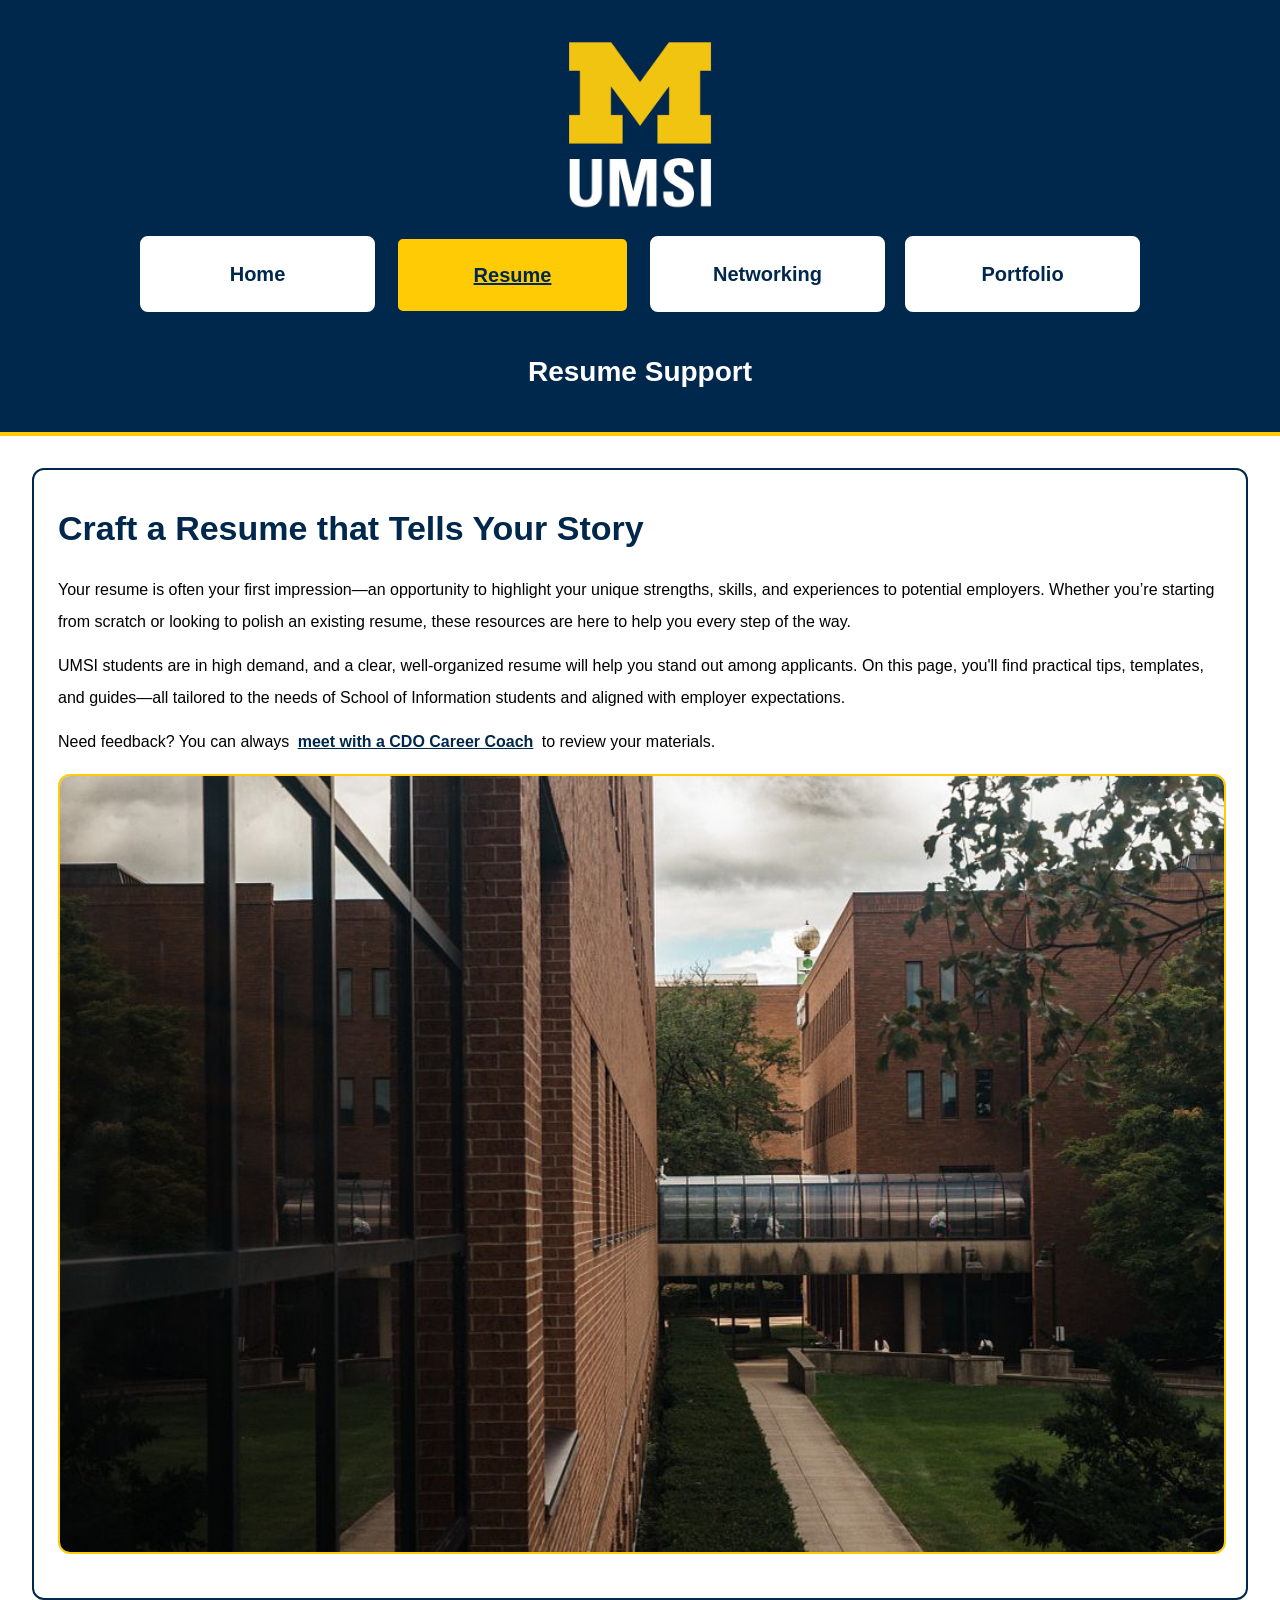
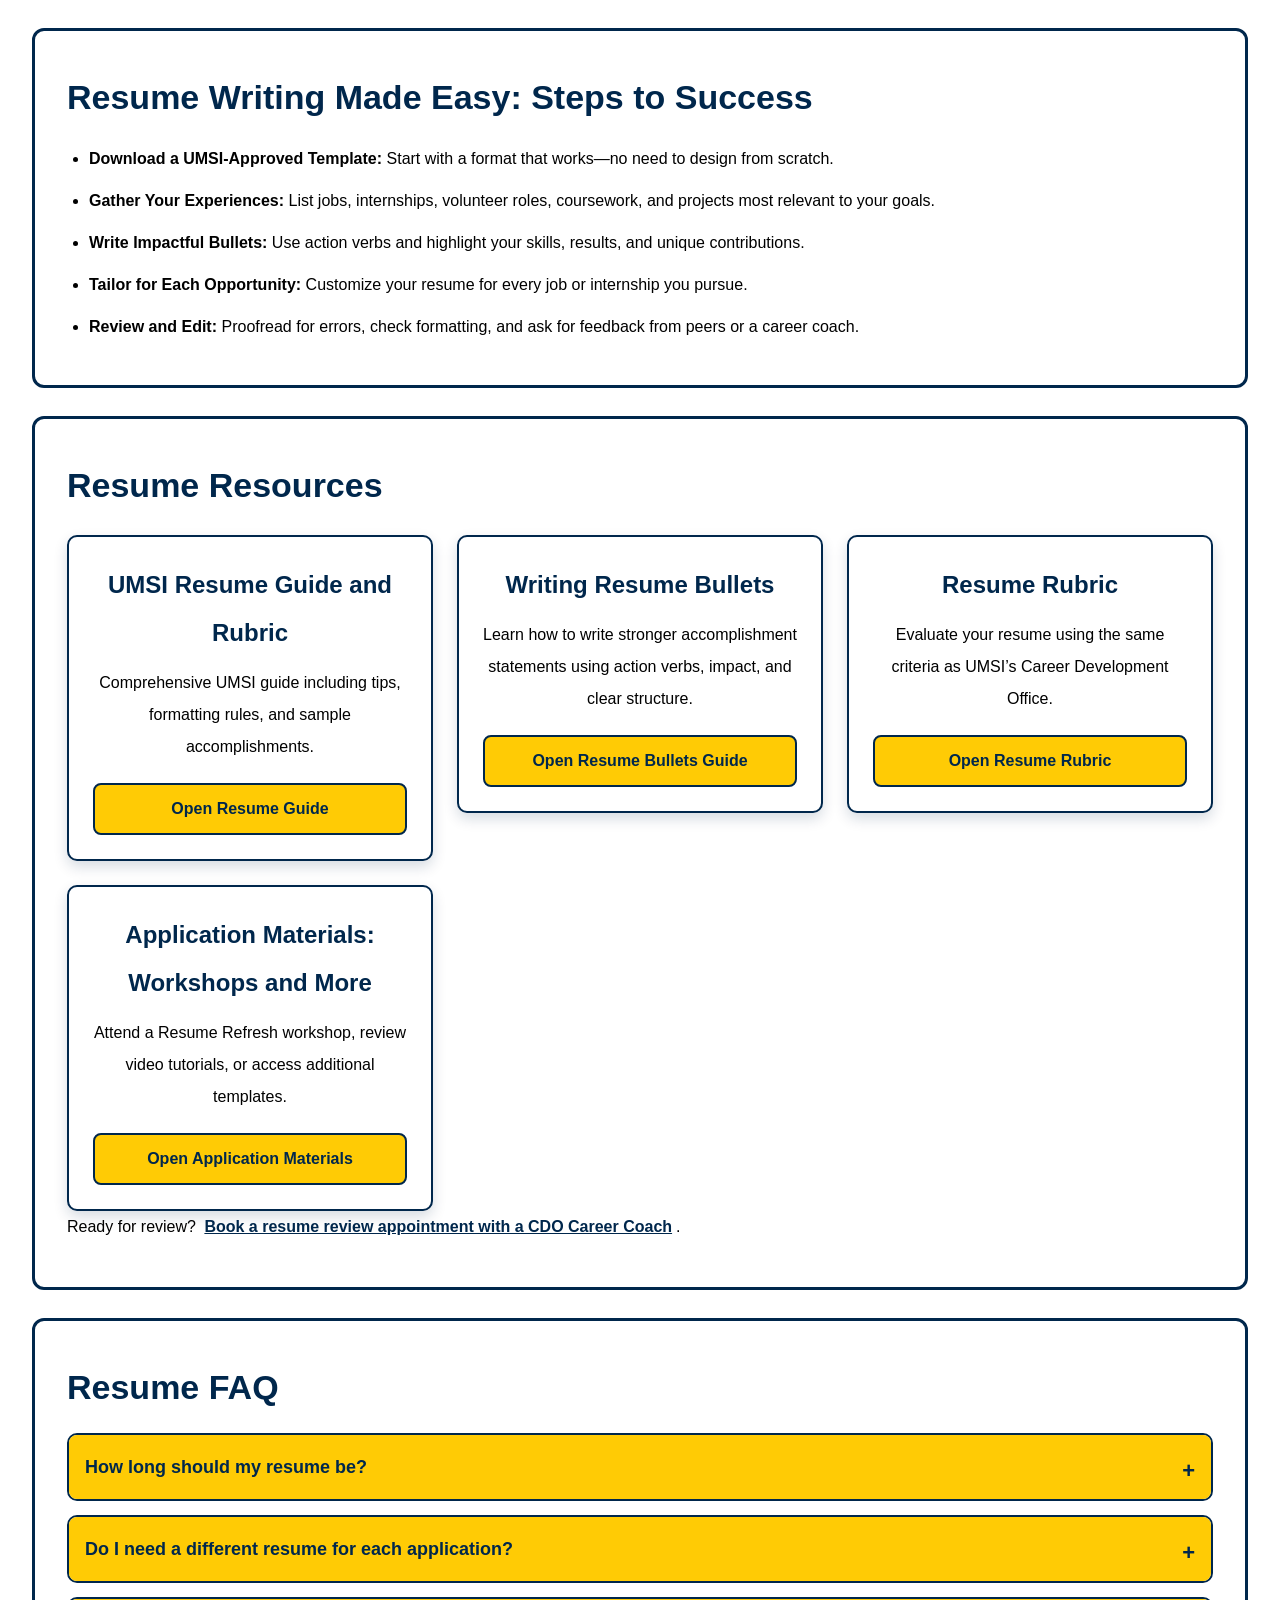
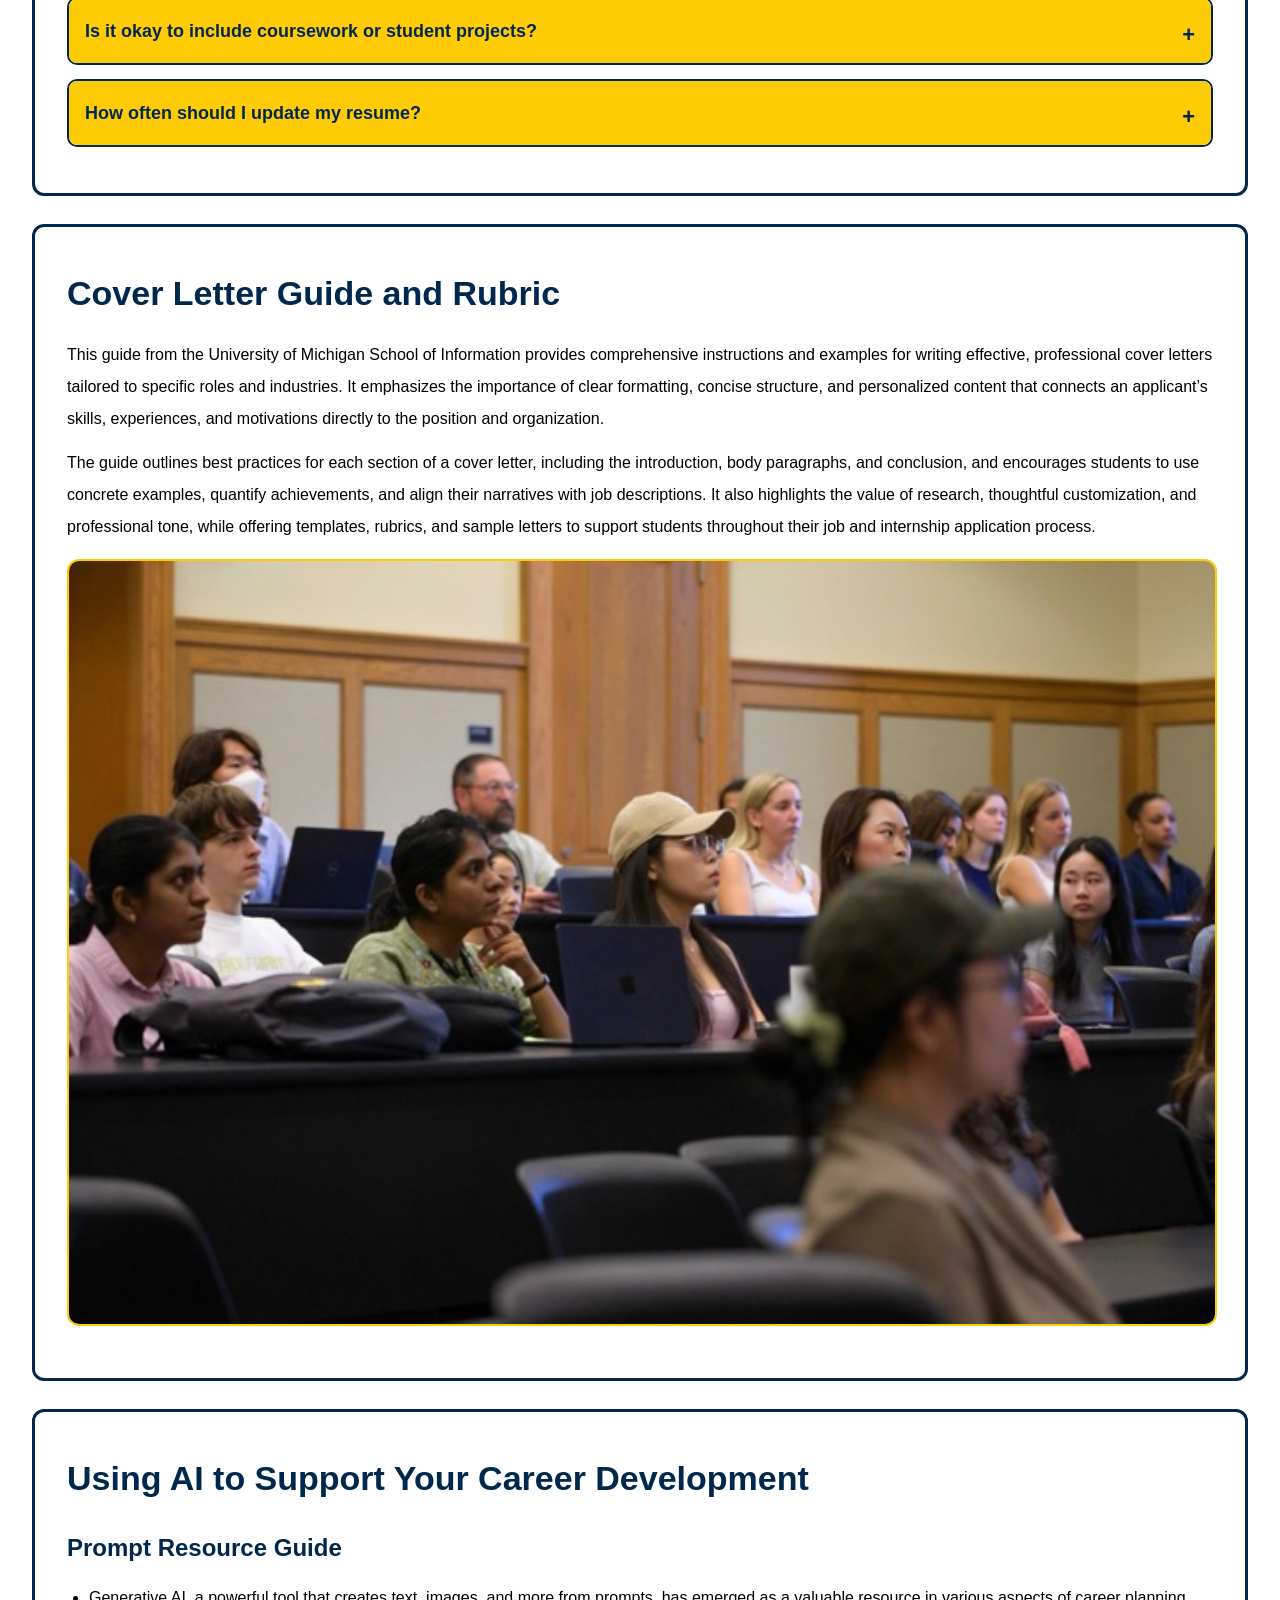
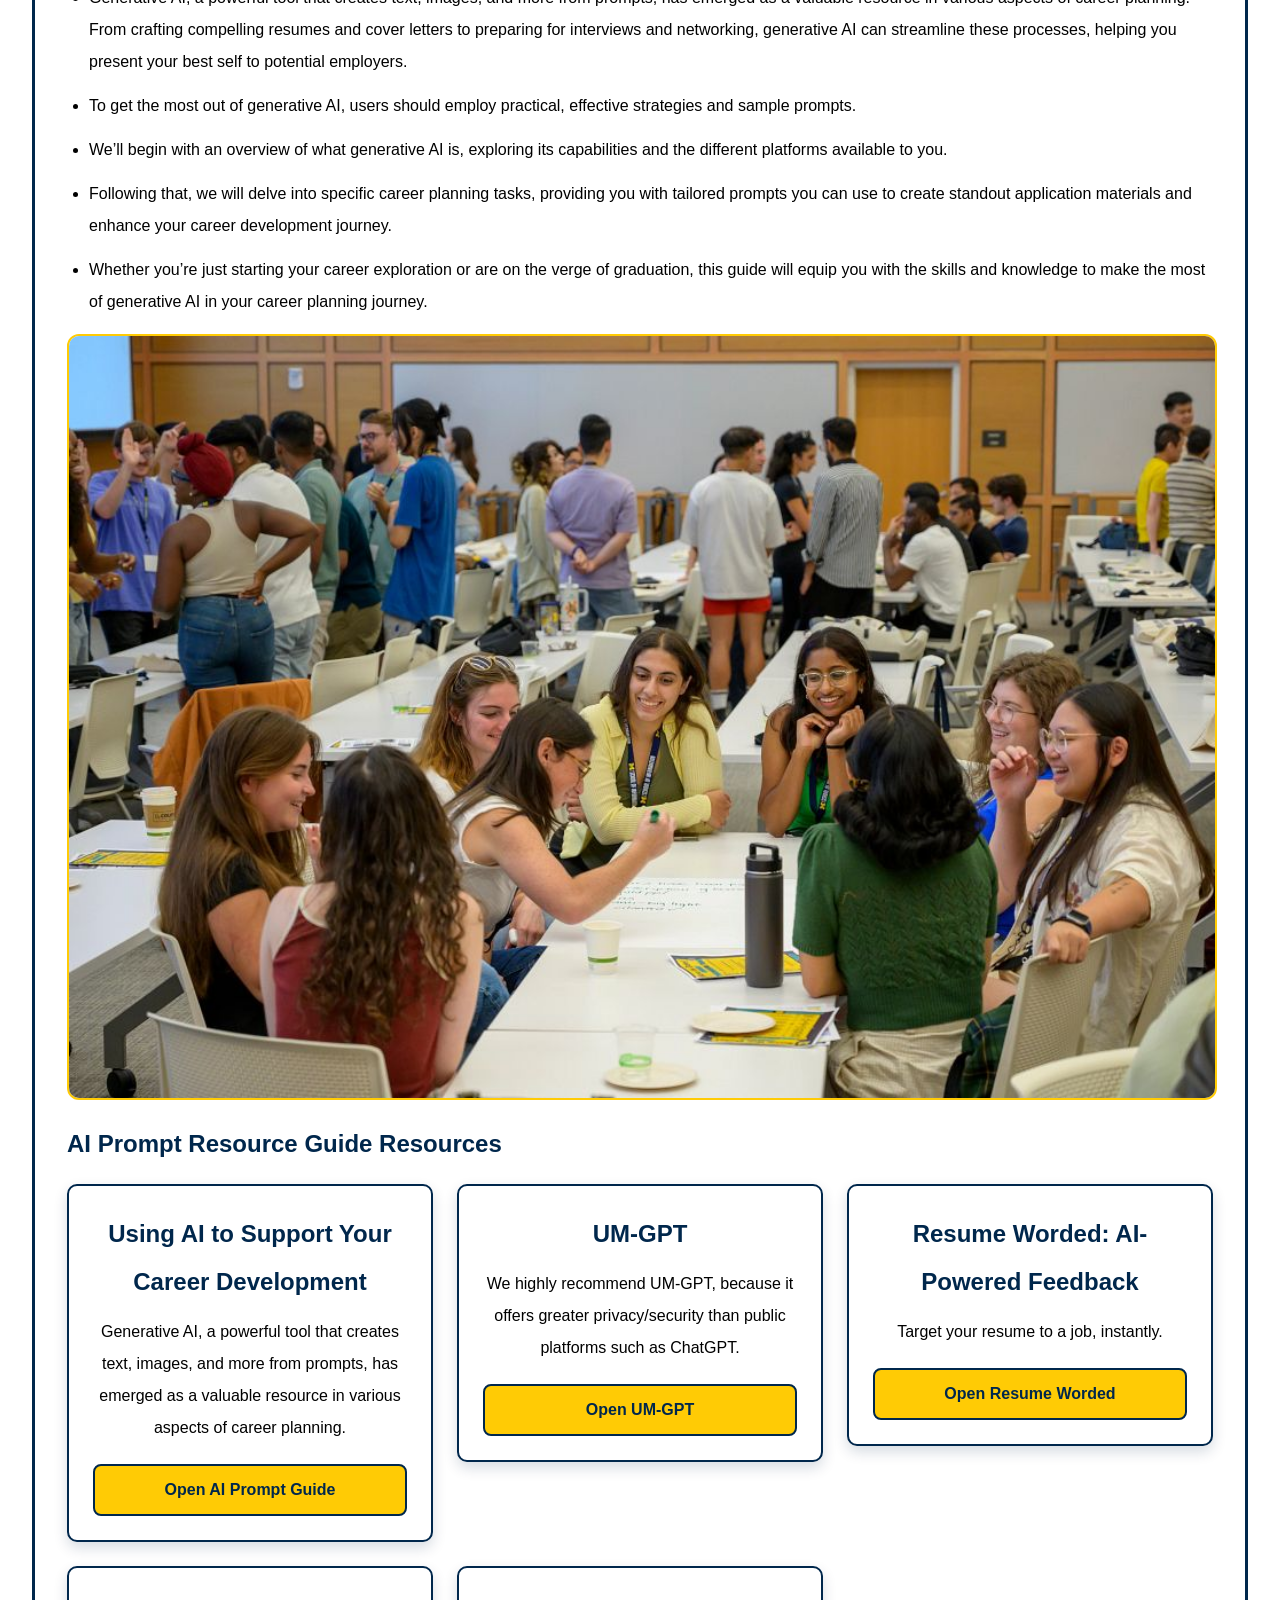
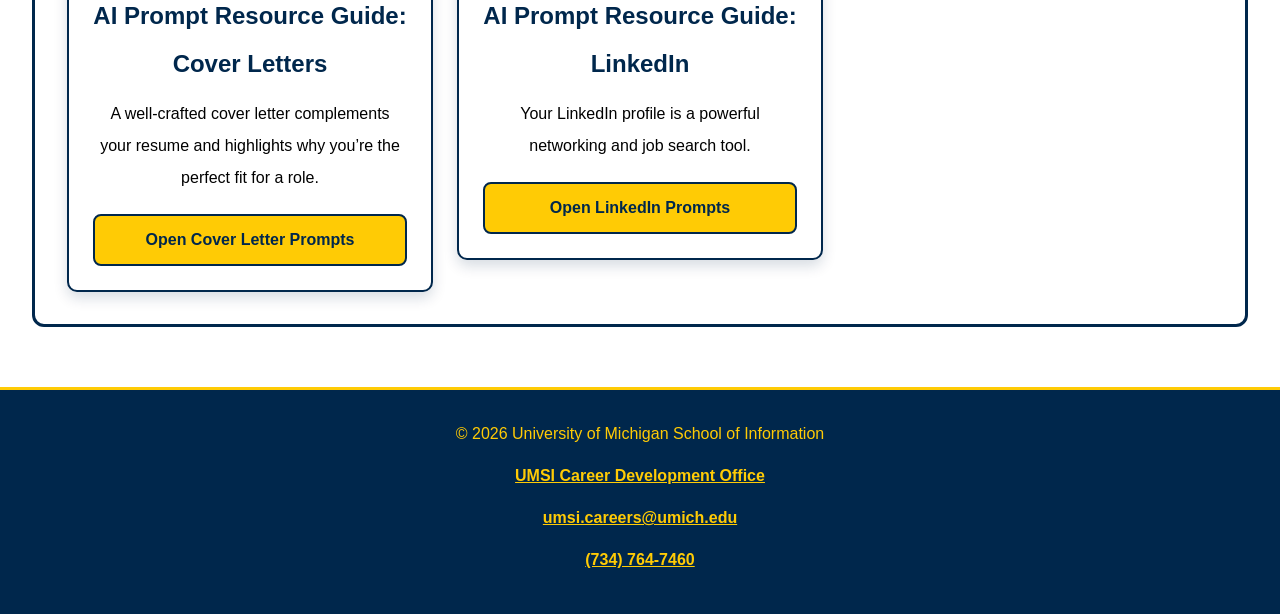
<file: resume.html>
<!DOCTYPE html>
<html lang="en">
<head>
    <meta charset="UTF-8">
    <meta name="viewport" content="width=device-width, initial-scale=1.0">
    <title>UMSI Career Development Resource Hub | Resume Support</title>
    <link rel="stylesheet" href="css/html5reset.css">
    <link rel="stylesheet" href="css/style.css">
</head>

<body>
    <a class="skip-link" href="#main-content">Skip to Main Content</a>

    <header>
        <img src="images/UMSI_signature_vertical_informal_solidblue.jpg" alt="University of Michigan School of Information Logo">

        <nav aria-label="Primary navigation">
            <ul>
                <li><a href = "index.html">Home</a></li>
                <li><a href="resume.html" aria-current="page">Resume</a></li>
                <li><a href = "networking.html">Networking</a></li>
                <li><a href = "portfolio.html">Portfolio</a></li>
            </ul>
        </nav>

      <h1>Resume Support</h1>

    </header>


    <main id="main-content">
  
      <section class="hero-section">
        <h2>Craft a Resume that Tells Your Story</h2>
        <p>
          Your resume is often your first impression—an opportunity to highlight your unique strengths, skills, and experiences to potential employers. Whether you’re starting from scratch or looking to polish an existing resume, these resources are here to help you every step of the way.
        </p>
        <p>
          UMSI students are in high demand, and a clear, well-organized resume will help you stand out among applicants. On this page, you'll find practical tips, templates, and guides—all tailored to the needs of School of Information students and aligned with employer expectations.
        </p>
        <p>
          Need feedback? You can always <a href="https://umich.instructure.com/courses/137916/pages/talk-to-a-career-coach" target="_blank" rel="noopener noreferrer">meet with a CDO Career Coach</a> to review your materials.
        </p>
        <div class="feature-image">
            <img src="images/FLINT_First Day of Class_0023.jpg" alt="School building with a walkway bridge.">
        </div>
      </section>
  
      <section>
        <h2>Resume Writing Made Easy: Steps to Success</h2>
        <ul>
          <li><strong>Download a UMSI-Approved Template:</strong> Start with a format that works—no need to design from scratch.</li>
          <li><strong>Gather Your Experiences:</strong> List jobs, internships, volunteer roles, coursework, and projects most relevant to your goals.</li>
          <li><strong>Write Impactful Bullets:</strong> Use action verbs and highlight your skills, results, and unique contributions.</li>
          <li><strong>Tailor for Each Opportunity:</strong> Customize your resume for every job or internship you pursue.</li>
          <li><strong>Review and Edit:</strong> Proofread for errors, check formatting, and ask for feedback from peers or a career coach.</li>
        </ul>
      </section>

      <section>
        <h2>Resume Resources</h2>
          <div class="card-grid">
              <div class="content-card">
                  <h3>UMSI Resume Guide and Rubric</h3>
                  <p>Comprehensive UMSI guide including tips, formatting rules, and sample accomplishments.</p>
                  <a href="https://docs.google.com/document/d/1_1GfDJyVGIgE82MZjVhuWT_aB_2Hcj1NN62FUCXoR_o/edit?tab=t.0" target="_blank" rel="noopener noreferrer">Open Resume Guide</a>
              </div>

              <div class="content-card">
                  <h3>Writing Resume Bullets</h3>
                  <p>Learn how to write stronger accomplishment statements using action verbs, impact, and clear structure.</p>
                  <a href="https://docs.google.com/document/d/1dKx8w4v0rM2xDAlzZ5i7nM4m7h4I6uN7H8j9K0L1m2/edit?tab=t.0" target="_blank" rel="noopener noreferrer">Open Resume Bullets Guide</a>
              </div>

              <div class="content-card">
                  <h3>Resume Rubric</h3>
                  <p>Evaluate your resume using the same criteria as UMSI’s Career Development Office.</p>
                  <a href="https://docs.google.com/document/d/1vJMfgw9nwpHN9Sy0L0RP0aNBbaDSsiLPc2vy-doac6s/edit?tab=t.0" target="_blank" rel="noopener noreferrer">Open Resume Rubric</a>
              </div>

              <div class="content-card">
                  <h3>Application Materials: Workshops and More</h3>
                  <p>Attend a Resume Refresh workshop, review video tutorials, or access additional templates.</p>
                  <a href="https://www.uschamberfoundation.org/solutions/workforce-development-and-training/hiring-our-heroes" target="_blank" rel="noopener noreferrer">Open Application Materials</a>
              </div>
          </div>

          <p>
              Ready for review?
              <a href="https://umich.instructure.com/courses/137916/pages/talk-to-a-career-coach" target="_blank" rel="noopener noreferrer">Book a resume review appointment with a CDO Career Coach</a>.
          </p>
      </section>

      <section class="faq-section">
        <h2>Resume FAQ</h2>

        <details class="faq-item">
          <summary>How long should my resume be?</summary>
          <p>For most UMSI students and new grads, one page is best. More experienced professionals may require two pages.</p>
        </details>

        <details class="faq-item">
          <summary>Do I need a different resume for each application?</summary>
          <p>It’s wise to tailor your resume to the requirements and keywords of each opportunity.</p>
        </details>

        <details class="faq-item">
          <summary>Is it okay to include coursework or student projects?</summary>
          <p>Absolutely! UMSI coursework and projects are valued by employers, especially if they show relevant skills and impact.</p>
        </details>

        <details class="faq-item">
          <summary>How often should I update my resume?</summary>
          <p>Update your resume every semester, after major projects, or whenever you gain a new role or responsibility.</p>
        </details>
      </section>

      <section>
        <h2>Cover Letter Guide and Rubric</h2>
        <p>
            This guide from the University of Michigan School of Information provides comprehensive instructions and examples for writing effective, professional cover letters tailored to specific roles and industries. It emphasizes the importance of clear formatting, concise structure, and personalized content that connects an applicant’s skills, experiences, and motivations directly to the position and organization.
        </p>
        <p>
            The guide outlines best practices for each section of a cover letter, including the introduction, body paragraphs, and conclusion, and encourages students to use concrete examples, quantify achievements, and align their narratives with job descriptions. It also highlights the value of research, thoughtful customization, and professional tone, while offering templates, rubrics, and sample letters to support students throughout their job and internship application process.
        </p>

        <div class="feature-image">
            <img src="images/UMSI_StellantisAutoUX_091324_02.jpeg" alt="Students listening during a professional event.">
        </div>
      </section>

      <section>
          <h2>Using AI to Support Your Career Development</h2>
          <h3>Prompt Resource Guide</h3>
          <ul>
            <li>
              <p>
                  Generative AI, a powerful tool that creates text, images, and more from prompts, has emerged as a valuable resource in various aspects of career planning. From crafting compelling resumes and cover letters to preparing for interviews and networking, generative AI can streamline these processes, helping you present your best self to potential employers.
              </p>
            </li>
            <li>
              <p>
                  To get the most out of generative AI, users should employ practical, effective strategies and sample prompts.
              </p>
            </li>
            <li>
              <p>
                  We’ll begin with an overview of what generative AI is, exploring its capabilities and the different platforms available to you.
              </p>
            </li>
            <li>
              <p>
                  Following that, we will delve into specific career planning tasks, providing you with tailored prompts you can use to create standout application materials and enhance your career development journey.
              </p>
            </li>
            <li>
              <p>
                  Whether you’re just starting your career exploration or are on the verge of graduation, this guide will equip you with the skills and knowledge to make the most of generative AI in your career planning journey.
              </p>
            </li>
          </ul>

          <div class="feature-image">
              <img src="images/UMSI_MastersOrientation_081825_06.jpg" alt="Students discussing career and academic topics together.">
          </div>

          <h3>AI Prompt Resource Guide Resources</h3>

          <div class="card-grid">
              <div class="content-card">
                  <h3>Using AI to Support Your Career Development</h3>
                  <p>Generative AI, a powerful tool that creates text, images, and more from prompts, has emerged as a valuable resource in various aspects of career planning.</p>
                  <a href="https://docs.google.com/document/d/1C-rxX5VcjVH7YjMdHil1VMo9ZdSOHmausOcX61dld-g/edit?tab=t.0#heading=h.l4j7esgrm5ra" target="_blank" rel="noopener noreferrer">Open AI Prompt Guide</a>
              </div>

              <div class="content-card">
                  <h3>UM-GPT</h3>
                  <p>We highly recommend UM-GPT, because it offers greater privacy/security than public platforms such as ChatGPT.</p>
                  <a href="https://umgpt.umich.edu/" target="_blank" rel="noopener noreferrer">Open UM-GPT</a>
              </div>

              <div class="content-card">
                  <h3>Resume Worded: AI-Powered Feedback</h3>
                  <p>Target your resume to a job, instantly.</p>
                  <a href="https://resumeworded.com/umich" target="_blank" rel="noopener noreferrer">Open Resume Worded</a>
              </div>

              <div class="content-card">
                  <h3>AI Prompt Resource Guide: Cover Letters</h3>
                  <p>A well-crafted cover letter complements your resume and highlights why you’re the perfect fit for a role.</p>
                  <a href="https://docs.google.com/document/d/1C-rxX5VcjVH7YjMdHil1VMo9ZdSOHmausOcX61dld-g/edit?tab=t.0#heading=h.jz6pa8m06clo" target="_blank" rel="noopener noreferrer">Open Cover Letter Prompts</a>
              </div>

              <div class="content-card">
                  <h3>AI Prompt Resource Guide: LinkedIn</h3>
                  <p>Your LinkedIn profile is a powerful networking and job search tool.</p>
                  <a href="https://docs.google.com/document/d/1C-rxX5VcjVH7YjMdHil1VMo9ZdSOHmausOcX61dld-g/edit?tab=t.0#heading=h.21k5pdej4mu" target="_blank" rel="noopener noreferrer">Open LinkedIn Prompts</a>
              </div>
          </div>
      </section>


    </main>

    <footer>
      <p>&copy; <span id="current-year"></span> University of Michigan School of Information</p>
      <p><a href="https://umich.instructure.com/courses/137916" target="_blank" rel="noopener noreferrer">UMSI Career Development Office</a></p>
      <p><a href="mailto:umsi.careers@umich.edu">umsi.careers@umich.edu</a></p>
      <p><a href="tel:17347647460">(734) 764-7460</a></p>
    </footer>

    <script>
      document.getElementById("current-year").textContent = new Date().getFullYear();
    </script>

</body>

</html>
</file>
<file: css/style.css>
h1, h2, h3, nav a {
  font-family: "Montserrat", Arial, sans-serif;
}

body {
  font-family: "Nunito Sans", Arial, sans-serif;
  background-color: #F7F9FC;
  color: #000000;
  line-height: 2;
  margin: 0;
  padding: 0;
}

img {
  max-width: 100%;
  height: auto;
  display: block;
}

.skip-link {
  position: absolute;
  left: -9999px;
  top: 0;
  background-color: #FFCB05;
  color: #00274C;
  padding: 12px 16px;
  font-weight: 700;
  border: 2px solid #00274C;
}

.skip-link:focus {
  left: 16px;
  top: 16px;
  z-index: 1000;
}

a {
  color: #00274C;
  font-weight: 600;
  padding: 2px 4px;
  border-radius: 4px;
}

a:hover {
  background-color: #FFCB05;
  color: #00274C;
  text-decoration: underline;
}

a:focus {
  background-color: #FFCB05;
  color: #00274C;
  outline: 3px solid #00274C;
  outline-offset: 2px;
  text-decoration: underline;
}

header {
  background-color: #00274C;
  border-bottom: 4px solid #FFCB05;
  padding: 16px 16px 20px 16px;
  text-align: center;
}

header img {
  width: 90px;
  margin: 0 auto 12px auto;
}

header h1 {
  color: #FFFFFF;
  font-size: 28px;
  line-height: 2;
  margin: 20px 0 0 0;
}

h2 {
  color: #00274C;
  font-size: 24px;
  margin: 0 0 12px 0;
}

h3 {
  color: #00274C;
  font-size: 20px;
  margin: 0 0 10px 0;
}

p {
  margin: 0 0 12px 0;
}

nav {
  margin-top: 8px;
}

nav ul {
  display: grid;
  grid-template-columns: repeat(2, 1fr);
  gap: 12px;
  margin: 0;
  padding: 0;
}

nav li {
  list-style: none;
}

nav a {
  display: block;
  text-decoration: none;
  text-align: center;
  background-color: #FFFFFF;
  color: #00274C;
  border: 2px solid #FFFFFF;
  border-radius: 8px;
  padding: 12px 10px;
  font-size: 16px;
}

nav a:hover {
  background-color: #FFCB05;
  color: #00274C;
  text-decoration: none;
}

nav a:focus {
  background-color: #FFCB05;
  color: #00274C;
  outline: 3px solid #FFFFFF;
  outline-offset: 2px;
  text-decoration: none;
}

nav a[aria-current="page"] {
  background-color: #FFCB05;
  color: #00274C;
  border: 3px solid #00274C;
  font-weight: 700;
  text-decoration: underline;
}

main {
  background-color: #FFFFFF;
  padding: 16px 16px 16px 16px;
}


.hero-section {
  background-color: #FFFFFF;
  border: 2px solid #00274C;
}

.video-wrapper {
  margin-top: 16px;
}

.video-wrapper iframe {
  width: 100%;
  aspect-ratio: 16 / 9;
  border: 2px solid #00274C;
  border-radius: 10px;
  display: block;
}

section {
  background-color: #FFFFFF;
  border: 3px solid #00274C;
  border-radius: 12px;
  padding: 16px;
  margin-bottom: 16px;
}

.feature-image {
  margin: 12px 0 16px 0;
}

.feature-image img {
  width: 100%;
  border: 2px solid #FFCB05;
  border-radius: 10px;
}

ul {
  margin: 0;
  padding-left: 22px;
}

li {
  margin-bottom: 10px;
}

.card-grid {
  display: grid;
  grid-template-columns: 1fr;
  gap: 16px;
  margin-top: 16px;
}

.content-card {
  background-color: #FFFFFF;
  border: 2px solid #00274C;
  border-radius: 10px;
  padding: 16px;
  text-align: center;
  min-width: 0;
  box-shadow: 0 6px 14px rgba(0, 39, 76, 0.16);
}

.content-card h3 {
  text-align: center;
}

.content-card a {
  display: inline-block;
  margin-top: 8px;
  padding: 8px 12px;
  background-color: #FFCB05;
  color: #00274C;
  border: 2px solid #00274C;
  border-radius: 8px;
  text-decoration: none;
  text-align: center;
}

.content-card a:hover {
  background-color: #00274C;
  color: #FFCB05;
  text-decoration: none;
}

.content-card a:focus {
  background-color: #00274C;
  color: #FFCB05;
  outline: 3px solid #FFCB05;
  outline-offset: 2px;
  text-decoration: none;
}

.planning-section {
  background-color: #FFFFFF;
  border: 3px solid #9A3324;
}

.planning-section h2 {
  color: #9A3324;
}

footer {
  background-color: #00274C;
  color: #FFCB05;
  padding: 16px;
  text-align: center;
  border-top: 3px solid #FFCB05;
}

footer p {
  margin: 0 0 10px 0;
}

footer a {
  color: #FFCB05;
  text-decoration: underline;
}

footer a:hover {
  background-color: #FFCB05;
  color: #00274C;
  text-decoration: none;
}

footer a:focus {
  background-color: #FFFFFF;
  color: #00274C;
  outline: 3px solid #FFCB05;
  outline-offset: 2px;
  text-decoration: none;
}

.faq-section {
  background-color: #FFFFFF;
}

.faq-item {
  border: 2px solid #00274C;
  border-radius: 10px;
  background-color: #FFFFFF;
  margin-bottom: 14px;
  overflow: hidden;
}

.faq-item summary {
  cursor: pointer;
  font-family: "Montserrat", Arial, sans-serif;
  font-size: 18px;
  font-weight: 700;
  color: #00274C;
  background-color: #FFCB05;
  padding: 14px 16px;
  list-style: none;
}

.faq-item summary::-webkit-details-marker {
  display: none;
}

.faq-item summary::after {
  content: "+";
  float: right;
  font-size: 22px;
  font-weight: 700;
}

.faq-item[open] summary::after {
  content: "−";
}

.faq-item summary:hover {
  background-color: #00274C;
  color: #FFCB05;
}

.faq-item summary:focus {
  background-color: #00274C;
  color: #FFCB05;
  outline: 3px solid #FFCB05;
  outline-offset: 2px;
}

.faq-item p {
  margin: 0;
  padding: 16px;
  background-color: #FFFFFF;
}

.checklist-section {
  background-color: #FFFFFF;
}

.checklist-progress {
  font-weight: 700;
  color: #00274C;
  margin-bottom: 16px;
}

.career-checklist {
  display: grid;
  grid-template-columns: 1fr;
  gap: 12px;
  margin-top: 12px;
}

.career-checklist label {
  display: flex;
  align-items: flex-start;
  gap: 10px;
  border: 2px solid #00274C;
  border-radius: 10px;
  padding: 12px 14px;
  background-color: #FFFFFF;
  cursor: pointer;
}

.career-checklist input[type="checkbox"] {
  margin-top: 6px;
  width: 18px;
  height: 18px;
  flex-shrink: 0;
}

.reset-checklist {
  width: fit-content;
  padding: 10px 14px;
  background-color: #FFCB05;
  color: #00274C;
  border: 2px solid #00274C;
  border-radius: 8px;
  font-family: "Montserrat", Arial, sans-serif;
  font-size: 16px;
  font-weight: 700;
  cursor: pointer;
}

.reset-checklist:hover {
  background-color: #00274C;
  color: #FFCB05;
}

.reset-checklist:focus {
  background-color: #00274C;
  color: #FFCB05;
  outline: 3px solid #FFCB05;
  outline-offset: 2px;
}

.error-code {
  width: fit-content;
  margin: 0 auto 16px auto;
  padding: 8px 28px;
  border-radius: 12px;
  background-color: #00274C;
  color: #FFCB05;
  font-family: "Montserrat", Arial, sans-serif;
  font-size: 72px;
  font-weight: 700;
  line-height: 1;
  letter-spacing: 2px;
}

@media screen and (min-width: 768px) {
  body {
    line-height: 2;
  }

  header {
    padding: 24px 32px;
    text-align: center;
  }

  header img {
    width: 150px;
    margin: 0 auto 20px auto;
  }

  h1 {
    font-size: 40px;
    margin-top: 20px;
  }

  h2 {
    font-size: 30px;
  }

  h3 {
    font-size: 22px;
  }

  nav ul {
    grid-template-columns: repeat(4, 1fr);
    gap: 16px;
    max-width: 900px;
    margin: 0 auto;
  }

  nav a {
    font-size: 18px;
    padding: 14px 12px;
  }

  main {
    max-width: 1100px;
    margin: 0 auto;
    padding: 24px;
  }

  section {
    padding: 24px;
    margin-bottom: 24px;
  }

  .hero-section {
    padding: 24px;
  }

  .card-grid {
    grid-template-columns: repeat(2, 1fr);
    gap: 20px;
  }

  .content-card {
    padding: 20px;
  }

  .feature-image {
    margin: 16px 0 20px 0;
  }

  .feature-image img {
    border-radius: 12px;
  }

  .video-wrapper iframe {
    border-radius: 12px;
  }

  footer {
    padding: 24px;
  }

  .career-checklist {
    grid-template-columns: repeat(2, 1fr);
  }

  .error-code {
    font-size: 96px;
  }
}

@media screen and (min-width: 1024px) {
  header {
    padding: 32px 48px;
  }

  header img {
    width: 180px;
    margin-bottom: 24px;
  }

  h1 {
    font-size: 48px;
  }

  h2 {
    font-size: 34px;
  }

  h3 {
    font-size: 24px;
  }

  nav ul {
    max-width: 1000px;
    gap: 20px;
  }

  nav a {
    font-size: 20px;
    padding: 16px 14px;
  }

  main {
    max-width: 1280px;
    padding: 32px;
  }

  section {
    padding: 32px;
    margin-bottom: 28px;
  }

  .card-grid {
    grid-template-columns: repeat(3, 1fr);
    gap: 24px;
    align-items: start;
  }

  .start-here-section .card-grid {
    grid-template-columns: repeat(2, 1fr);
  }

  .content-card {
    height: auto;
    padding: 24px;
    display: flex;
    flex-direction: column;
    justify-content: flex-start;
  }

  .planning-block {
    display: grid;
    grid-template-columns: 1fr 1fr;
    gap: 24px;
    align-items: center;
    margin-bottom: 32px;
  }

  .planning-block:last-child {
    margin-bottom: 0;
  }

  .planning-block .feature-image {
    margin: 0;
  }

  .planning-block .feature-image img {
    width: 100%;
    aspect-ratio: 4 / 3;
    object-fit: cover;
  }

  .video-wrapper {
    max-width: 900px;
    margin: 20px auto 0 auto;
  }

  footer {
    padding: 28px;
  }

  .error-code {
    font-size: 120px;
  }
}
</file>
